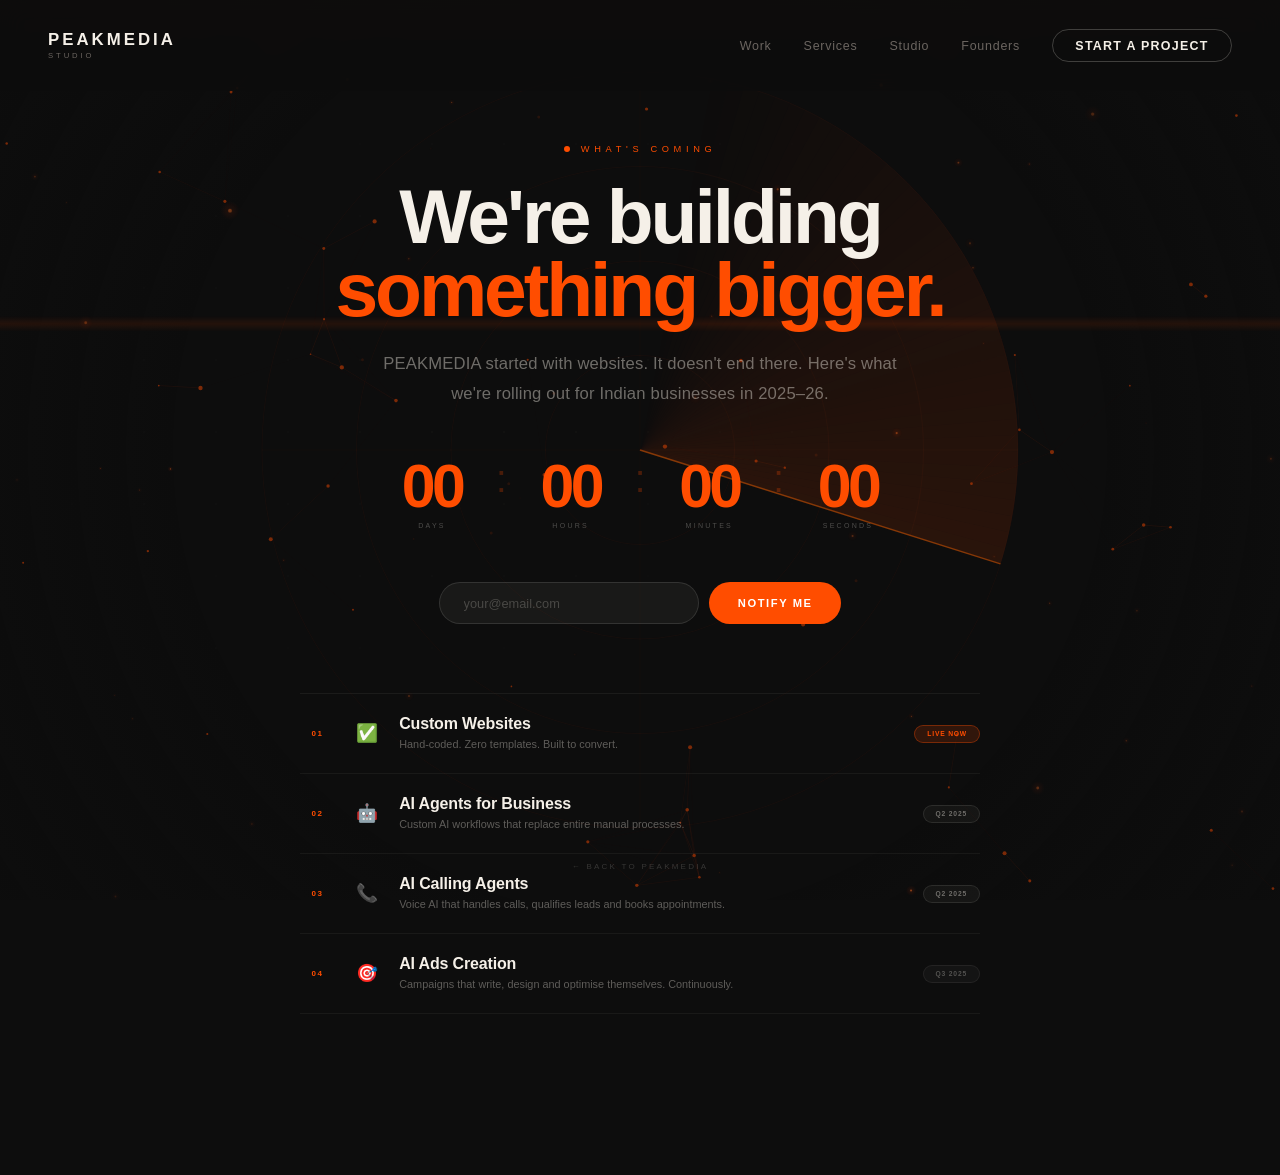
<file: coming-soon.html>
<!DOCTYPE html>
<html lang="en">
<head>
  <meta charset="UTF-8">
  <meta name="viewport" content="width=device-width, initial-scale=1.0">
  <title>What's Coming — PEAKMEDIA</title>
  <link rel="preconnect" href="https://api.fontshare.com">
  <link href="https://api.fontshare.com/v2/css?f[]=clash-display@200,300,400,500,600,700&f[]=cabinet-grotesk@400,500,700&display=swap" rel="stylesheet">
  <link rel="stylesheet" href="assets/css/main.css">
  <link rel="stylesheet" href="assets/css/nav.css">
  <style>
    *, *::before, *::after { box-sizing: border-box; margin: 0; padding: 0; }
    body { background: #0D0D0D; color: #F5F0E8; font-family: 'Clash Display', sans-serif; min-height: 100vh; overflow-x: hidden; cursor: default; }
    #nebula-canvas, #radar-canvas, #particle-canvas, #scanline-canvas { position: fixed; inset: 0; width: 100%; height: 100%; pointer-events: none; }
    #particle-canvas { z-index: 1; opacity: .7; }
    #radar-canvas    { z-index: 2; opacity: .55; }
    #scanline-canvas { z-index: 3; opacity: .18; }
    .cs-wrap { position: relative; z-index: 10; min-height: 100svh; display: flex; flex-direction: column; align-items: center; justify-content: center; padding: 9rem 2rem 5rem; text-align: center; }
    .cs-eyebrow { font-size: .58rem; letter-spacing: .5em; text-transform: uppercase; color: #FF4D00; margin-bottom: 1.6rem; display: flex; align-items: center; gap: .7rem; }
    .cs-eyebrow-dot { width: 6px; height: 6px; border-radius: 50%; background: #FF4D00; animation: eyeDotPulse 1.6s ease-in-out infinite; flex-shrink:0; }
    @keyframes eyeDotPulse { 0%,100% { box-shadow: 0 0 0 0 rgba(255,77,0,.6); } 50% { box-shadow: 0 0 0 8px rgba(255,77,0,0); } }
    .cs-headline { font-weight: 700; font-size: clamp(2.4rem, 6vw, 6rem); letter-spacing: -.04em; line-height: .96; margin-bottom: 1.4rem; }
    .cs-headline span { color: #FF4D00; }
    .cs-sub { font-weight: 300; font-size: clamp(.88rem, 1.3vw, 1.1rem); color: rgba(245,240,232,.42); max-width: 520px; line-height: 1.75; margin-bottom: 3rem; letter-spacing: .01em; }
    .cs-countdown { display: flex; gap: 2rem; margin-bottom: 3rem; }
    .cd-unit { text-align: center; min-width: 64px; }
    .cd-num { font-weight: 700; font-size: clamp(2rem, 5vw, 3.8rem); letter-spacing: -.06em; color: #FF4D00; line-height: 1; display: block; font-variant-numeric: tabular-nums; }
    .cd-lbl { font-size: .44rem; letter-spacing: .32em; text-transform: uppercase; color: rgba(245,240,232,.28); margin-top: .35rem; display: block; }
    .cd-sep { font-size: clamp(1.4rem, 3vw, 2.8rem); color: rgba(255,77,0,.25); align-self: flex-start; margin-top: .3rem; font-weight: 300; line-height: 1; }
    .cs-form-wrap { margin-bottom: 4rem; min-height: 52px; display: flex; align-items: center; justify-content: center; }
    .cs-form { display: flex; gap: .65rem; flex-wrap: wrap; justify-content: center; }
    .cs-input { background: rgba(245,240,232,.05); border: 1px solid rgba(245,240,232,.12); border-radius: 2rem; padding: .8rem 1.5rem; font-family: 'Clash Display', sans-serif; font-size: .8rem; color: #F5F0E8; outline: none; width: 260px; transition: border-color .3s; }
    .cs-input:focus { border-color: rgba(255,77,0,.5); }
    .cs-input::placeholder { color: rgba(245,240,232,.22); }
    .cs-btn { background: #FF4D00; border: none; border-radius: 2rem; padding: .8rem 1.8rem; font-family: 'Clash Display', sans-serif; font-weight: 700; font-size: .7rem; letter-spacing: .14em; text-transform: uppercase; color: #fff; cursor: pointer; transition: opacity .3s, transform .2s; }
    .cs-btn:hover { opacity: .85; transform: scale(1.03); }
    .cs-confirm { display: none; align-items: center; gap: .7rem; font-size: .78rem; font-weight: 600; letter-spacing: .14em; text-transform: uppercase; color: #FF4D00; }
    .cs-confirm-icon { width: 28px; height: 28px; border-radius: 50%; border: 1.5px solid #FF4D00; display: flex; align-items: center; justify-content: center; font-size: .9rem; }
    .cs-services { width: 100%; max-width: 680px; border-top: 1px solid rgba(245,240,232,.06); }
    .cs-svc { display: grid; grid-template-columns: 2.2rem 2rem 1fr auto; align-items: center; gap: 1rem; padding: 1.3rem 0; border-bottom: 1px solid rgba(245,240,232,.05); opacity: 0; transform: translateY(12px); transition: opacity .5s ease, transform .5s ease; position: relative; overflow: hidden; }
    .cs-svc.booted { opacity: 1; transform: none; }
    .cs-svc::after { content: ''; position: absolute; inset: 0; background: linear-gradient(90deg, transparent, rgba(255,77,0,.18), transparent); transform: translateX(-100%); transition: none; }
    .cs-svc.sweeping::after { transform: translateX(100%); transition: transform .55s ease; }
    .cs-svc-num { font-size: .5rem; letter-spacing: .2em; color: #FF4D00; font-weight: 600; }
    .cs-svc-icon { font-size: 1.1rem; line-height: 1; }
    .cs-svc-info { text-align: left; }
    .cs-svc-name { font-weight: 700; font-size: clamp(.88rem, 1.4vw, 1rem); letter-spacing: -.01em; margin-bottom: .2rem; }
    .cs-svc-desc { font-size: .68rem; font-weight: 300; color: rgba(245,240,232,.35); line-height: 1.5; }
    .cs-badge { font-size: .42rem; letter-spacing: .12em; text-transform: uppercase; padding: .28rem .75rem; border-radius: 1rem; white-space: nowrap; font-weight: 700; }
    .badge-live { background: rgba(255,77,0,.15); color: #FF4D00; border: 1px solid rgba(255,77,0,.35); }
    .badge-q2 { background: rgba(245,240,232,.04); color: rgba(245,240,232,.4); border: 1px solid rgba(245,240,232,.1); }
    .badge-q3 { background: rgba(245,240,232,.03); color: rgba(245,240,232,.28); border: 1px solid rgba(245,240,232,.07); }
    .cs-back { position: fixed; bottom: 1.8rem; left: 50%; transform: translateX(-50%); font-size: .5rem; letter-spacing: .28em; text-transform: uppercase; color: rgba(245,240,232,.18); text-decoration: none; z-index: 20; transition: color .3s; }
    .cs-back:hover { color: #FF4D00; }
    #confetti-canvas { position: fixed; inset: 0; width: 100%; height: 100%; pointer-events: none; z-index: 100; }
    @media (max-width: 600px) {
      .cs-countdown { gap: 1rem; } .cd-unit { min-width: 48px; }
      .cs-form { flex-direction: column; align-items: center; } .cs-input { width: 100%; max-width: 280px; }
      .cs-svc { grid-template-columns: 1.8rem 1.6rem 1fr; } .cs-badge { display: none; }
    }
  </style>
</head>
<body>

<canvas id="particle-canvas"></canvas>
<canvas id="radar-canvas"></canvas>
<canvas id="scanline-canvas"></canvas>
<canvas id="confetti-canvas"></canvas>

<nav id="nav" class="scrolled">
  <a href="index.html" class="nav-logo">PEAKMEDIA<span class="nav-logo-sub">Studio</span></a>
  <div class="nav-right">
    <a href="work.html" class="nav-link">Work</a>
    <a href="services.html" class="nav-link">Services</a>
    <a href="studio.html" class="nav-link">Studio</a>
    <a href="founders.html" class="nav-link">Founders</a>
    <a href="contact.html" class="nav-cta">Start a Project</a>
  </div>
</nav>

<div class="cs-wrap">
  <p class="cs-eyebrow"><span class="cs-eyebrow-dot"></span>What's Coming</p>
  <h1 class="cs-headline">We're building<br><span>something bigger.</span></h1>
  <p class="cs-sub">PEAKMEDIA started with websites. It doesn't end there. Here's what we're rolling out for Indian businesses in 2025–26.</p>

  <div class="cs-countdown" id="countdown">
    <div class="cd-unit"><span class="cd-num" id="cd-d">00</span><span class="cd-lbl">Days</span></div>
    <span class="cd-sep">:</span>
    <div class="cd-unit"><span class="cd-num" id="cd-h">00</span><span class="cd-lbl">Hours</span></div>
    <span class="cd-sep">:</span>
    <div class="cd-unit"><span class="cd-num" id="cd-m">00</span><span class="cd-lbl">Minutes</span></div>
    <span class="cd-sep">:</span>
    <div class="cd-unit"><span class="cd-num" id="cd-s">00</span><span class="cd-lbl">Seconds</span></div>
  </div>

  <div class="cs-form-wrap">
    <div class="cs-form" id="cs-form">
      <input class="cs-input" type="email" placeholder="your@email.com" id="cs-email">
      <button class="cs-btn" id="cs-submit">Notify Me</button>
    </div>
    <div class="cs-confirm" id="cs-confirm">
      <span class="cs-confirm-icon">✓</span>You're on the list
    </div>
  </div>

  <div class="cs-services">
    <div class="cs-svc" id="svc-1">
      <span class="cs-svc-num">01</span><span class="cs-svc-icon">✅</span>
      <div class="cs-svc-info"><div class="cs-svc-name">Custom Websites</div><div class="cs-svc-desc">Hand-coded. Zero templates. Built to convert.</div></div>
      <span class="cs-badge badge-live">Live Now</span>
    </div>
    <div class="cs-svc" id="svc-2">
      <span class="cs-svc-num">02</span><span class="cs-svc-icon">🤖</span>
      <div class="cs-svc-info"><div class="cs-svc-name">AI Agents for Business</div><div class="cs-svc-desc">Custom AI workflows that replace entire manual processes.</div></div>
      <span class="cs-badge badge-q2">Q2 2025</span>
    </div>
    <div class="cs-svc" id="svc-3">
      <span class="cs-svc-num">03</span><span class="cs-svc-icon">📞</span>
      <div class="cs-svc-info"><div class="cs-svc-name">AI Calling Agents</div><div class="cs-svc-desc">Voice AI that handles calls, qualifies leads and books appointments.</div></div>
      <span class="cs-badge badge-q2">Q2 2025</span>
    </div>
    <div class="cs-svc" id="svc-4">
      <span class="cs-svc-num">04</span><span class="cs-svc-icon">🎯</span>
      <div class="cs-svc-info"><div class="cs-svc-name">AI Ads Creation</div><div class="cs-svc-desc">Campaigns that write, design and optimise themselves. Continuously.</div></div>
      <span class="cs-badge badge-q3">Q3 2025</span>
    </div>
    <div class="cs-svc" id="svc-5">
      <span class="cs-svc-num">05</span><span class="cs-svc-icon">📱</span>
      <div class="cs-svc-info"><div class="cs-svc-name">Social Media on Autopilot</div><div class="cs-svc-desc">Posts, reels and captions — generated, scheduled and posted. Daily.</div></div>
      <span class="cs-badge badge-q3">Q3 2025</span>
    </div>
  </div>
</div>

<a href="index.html" class="cs-back">← Back to PEAKMEDIA</a>

<script>
/* 1. COUNTDOWN */
(function(){
  var target = new Date('2026-01-01T00:00:00').getTime();
  function pad(n){ return n<10?'0'+n:n; }
  function tick(){
    var diff = Math.max(0, target - Date.now());
    document.getElementById('cd-d').textContent = pad(Math.floor(diff/86400000));
    document.getElementById('cd-h').textContent = pad(Math.floor((diff%86400000)/3600000));
    document.getElementById('cd-m').textContent = pad(Math.floor((diff%3600000)/60000));
    document.getElementById('cd-s').textContent = pad(Math.floor((diff%60000)/1000));
  }
  tick(); setInterval(tick,1000);
})();

/* 3. PARTICLE NETWORK */
(function(){
  var cv=document.getElementById('particle-canvas'),ctx=cv.getContext('2d'),W,H;
  var N=55,pts=[];
  function resize(){W=cv.width=innerWidth;H=cv.height=innerHeight;if(!pts.length)spawn();}
  function spawn(){pts=[];for(var i=0;i<N;i++)pts.push({x:Math.random()*W,y:Math.random()*H,vx:(Math.random()-.5)*.45,vy:(Math.random()-.5)*.45,r:.8+Math.random()*1.4});}
  resize();window.addEventListener('resize',resize,{passive:true});
  function draw(){
    ctx.clearRect(0,0,W,H);
    pts.forEach(function(p){
      p.x+=p.vx;p.y+=p.vy;
      if(p.x<0)p.x=W;if(p.x>W)p.x=0;if(p.y<0)p.y=H;if(p.y>H)p.y=0;
      ctx.beginPath();ctx.arc(p.x,p.y,p.r,0,Math.PI*2);
      ctx.fillStyle='rgba(255,77,0,.65)';ctx.fill();
    });
    for(var i=0;i<N;i++)for(var j=i+1;j<N;j++){
      var dx=pts[i].x-pts[j].x,dy=pts[i].y-pts[j].y,d=Math.sqrt(dx*dx+dy*dy);
      if(d<130){ctx.beginPath();ctx.moveTo(pts[i].x,pts[i].y);ctx.lineTo(pts[j].x,pts[j].y);ctx.strokeStyle='rgba(255,77,0,'+(0.22*(1-d/130))+')';ctx.lineWidth=.6;ctx.stroke();}
    }
    requestAnimationFrame(draw);
  }
  draw();
})();

/* 4. RADAR */
(function(){
  var cv=document.getElementById('radar-canvas'),ctx=cv.getContext('2d'),W,H,cx,cy,R;
  var angle=0,blips=[];
  function norm(a){return((a%(Math.PI*2))+Math.PI*2)%(Math.PI*2);}
  function resize(){W=cv.width=innerWidth;H=cv.height=innerHeight;cx=W/2;cy=H/2;R=Math.min(W,H)*.42;spawnBlips();}
  function spawnBlips(){blips=[];for(var i=0;i<7;i++)blips.push({a:Math.random()*Math.PI*2,r:.2+Math.random()*.75,glow:0});}
  resize();window.addEventListener('resize',resize,{passive:true});
  function draw(){
    ctx.clearRect(0,0,W,H);
    [.25,.5,.75,1].forEach(function(f){ctx.beginPath();ctx.arc(cx,cy,R*f,0,Math.PI*2);ctx.strokeStyle='rgba(255,77,0,.07)';ctx.lineWidth=1;ctx.stroke();});
    ctx.strokeStyle='rgba(255,77,0,.06)';ctx.lineWidth=1;
    ctx.beginPath();ctx.moveTo(cx-R,cy);ctx.lineTo(cx+R,cy);ctx.stroke();
    ctx.beginPath();ctx.moveTo(cx,cy-R);ctx.lineTo(cx,cy+R);ctx.stroke();
    /* trail */
    var tLen=Math.PI*.55;
    for(var s=0;s<40;s++){
      var a0=angle-tLen*(s/40),a1=angle-tLen*((s+1)/40);
      ctx.beginPath();ctx.moveTo(cx,cy);ctx.arc(cx,cy,R,a0,a1,true);ctx.closePath();
      ctx.fillStyle='rgba(255,77,0,'+(( 1-s/40)*0.22)+')';ctx.fill();
    }
    /* arm */
    ctx.beginPath();ctx.moveTo(cx,cy);ctx.lineTo(cx+Math.cos(angle)*R,cy+Math.sin(angle)*R);
    ctx.strokeStyle='rgba(255,100,0,.9)';ctx.lineWidth=1.5;ctx.stroke();
    /* blips */
    blips.forEach(function(b){
      var bx=cx+Math.cos(b.a)*R*b.r,by=cy+Math.sin(b.a)*R*b.r;
      if(norm(angle-b.a)<0.08)b.glow=1.0;
      if(b.glow>0){
        var g=ctx.createRadialGradient(bx,by,0,bx,by,18*b.glow);
        g.addColorStop(0,'rgba(255,140,0,'+(.9*b.glow)+')');g.addColorStop(.4,'rgba(255,77,0,'+(.5*b.glow)+')');g.addColorStop(1,'rgba(255,77,0,0)');
        ctx.beginPath();ctx.arc(bx,by,18*b.glow,0,Math.PI*2);ctx.fillStyle=g;ctx.fill();
        ctx.beginPath();ctx.arc(bx,by,2.5,0,Math.PI*2);ctx.fillStyle='rgba(255,200,100,'+b.glow+')';ctx.fill();
        b.glow-=0.008;
        if(b.glow<=0){b.glow=0;b.a=Math.random()*Math.PI*2;b.r=.2+Math.random()*.75;}
      } else {
        ctx.beginPath();ctx.arc(bx,by,1.5,0,Math.PI*2);ctx.fillStyle='rgba(255,77,0,.2)';ctx.fill();
      }
    });
    angle+=0.018;requestAnimationFrame(draw);
  }
  draw();
})();

/* 5. SCANLINE */
(function(){
  var cv=document.getElementById('scanline-canvas'),ctx=cv.getContext('2d'),W,H,y=-4,last=performance.now();
  function resize(){W=cv.width=innerWidth;H=cv.height=innerHeight;}
  resize();window.addEventListener('resize',resize,{passive:true});
  function draw(now){
    var e=now-last;y+=(H+8)*(e/6000);if(y>H+4)y=-4;last=now;
    ctx.clearRect(0,0,W,H);
    var g=ctx.createLinearGradient(0,y-8,0,y+8);
    g.addColorStop(0,'rgba(255,77,0,0)');g.addColorStop(.5,'rgba(255,77,0,.55)');g.addColorStop(1,'rgba(255,77,0,0)');
    ctx.fillStyle=g;ctx.fillRect(0,y-8,W,16);
    requestAnimationFrame(draw);
  }
  requestAnimationFrame(draw);
})();

/* 6. BOOT SEQUENCE */
(function(){
  var delays=[400,900,1300,1750,2200];
  ['svc-1','svc-2','svc-3','svc-4','svc-5'].forEach(function(id,i){
    setTimeout(function(){
      var el=document.getElementById(id);if(!el)return;
      el.classList.add('sweeping');
      setTimeout(function(){el.classList.add('booted');},80);
    },delays[i]);
  });
})();

/* 7. EMAIL + CONFETTI */
(function(){
  var btn=document.getElementById('cs-submit'),form=document.getElementById('cs-form'),confirm=document.getElementById('cs-confirm');
  var cv=document.getElementById('confetti-canvas'),ctx=cv.getContext('2d'),W,H,particles=[],animating=false;
  function resize(){W=cv.width=innerWidth;H=cv.height=innerHeight;}
  resize();window.addEventListener('resize',resize,{passive:true});
  function burst(){
    var ox=W/2,oy=H*.42,cols=['#FF4D00','#FF8C00','#FFD166','#FF2200','#FF6B35','#fff'];
    for(var i=0;i<120;i++){
      var a=Math.random()*Math.PI*2,sp=3+Math.random()*9;
      particles.push({x:ox,y:oy,vx:Math.cos(a)*sp,vy:Math.sin(a)*sp-4,color:cols[Math.floor(Math.random()*cols.length)],size:3+Math.random()*5,life:1,decay:.012+Math.random()*.018,rot:Math.random()*360,rotV:(Math.random()-.5)*8});
    }
    if(!animating){animating=true;draw();}
  }
  function draw(){
    ctx.clearRect(0,0,W,H);
    particles=particles.filter(function(p){return p.life>0;});
    particles.forEach(function(p){
      p.x+=p.vx;p.y+=p.vy;p.vy+=.28;p.vx*=.98;p.life-=p.decay;p.rot+=p.rotV;
      ctx.save();ctx.globalAlpha=Math.max(0,p.life);ctx.translate(p.x,p.y);ctx.rotate(p.rot*Math.PI/180);
      ctx.fillStyle=p.color;ctx.fillRect(-p.size/2,-p.size/2,p.size,p.size*(Math.random()>.5?2.5:1));ctx.restore();
    });
    if(particles.length>0)requestAnimationFrame(draw);else{animating=false;ctx.clearRect(0,0,W,H);}
  }
  btn.addEventListener('click',function(){
    var email=document.getElementById('cs-email').value;
    if(!email||!email.includes('@'))return;
    form.style.display='none';confirm.style.display='flex';burst();
  });
})();
</script>
  <script src="assets/js/ambient.js"></script>
</body>
</html>
</file>
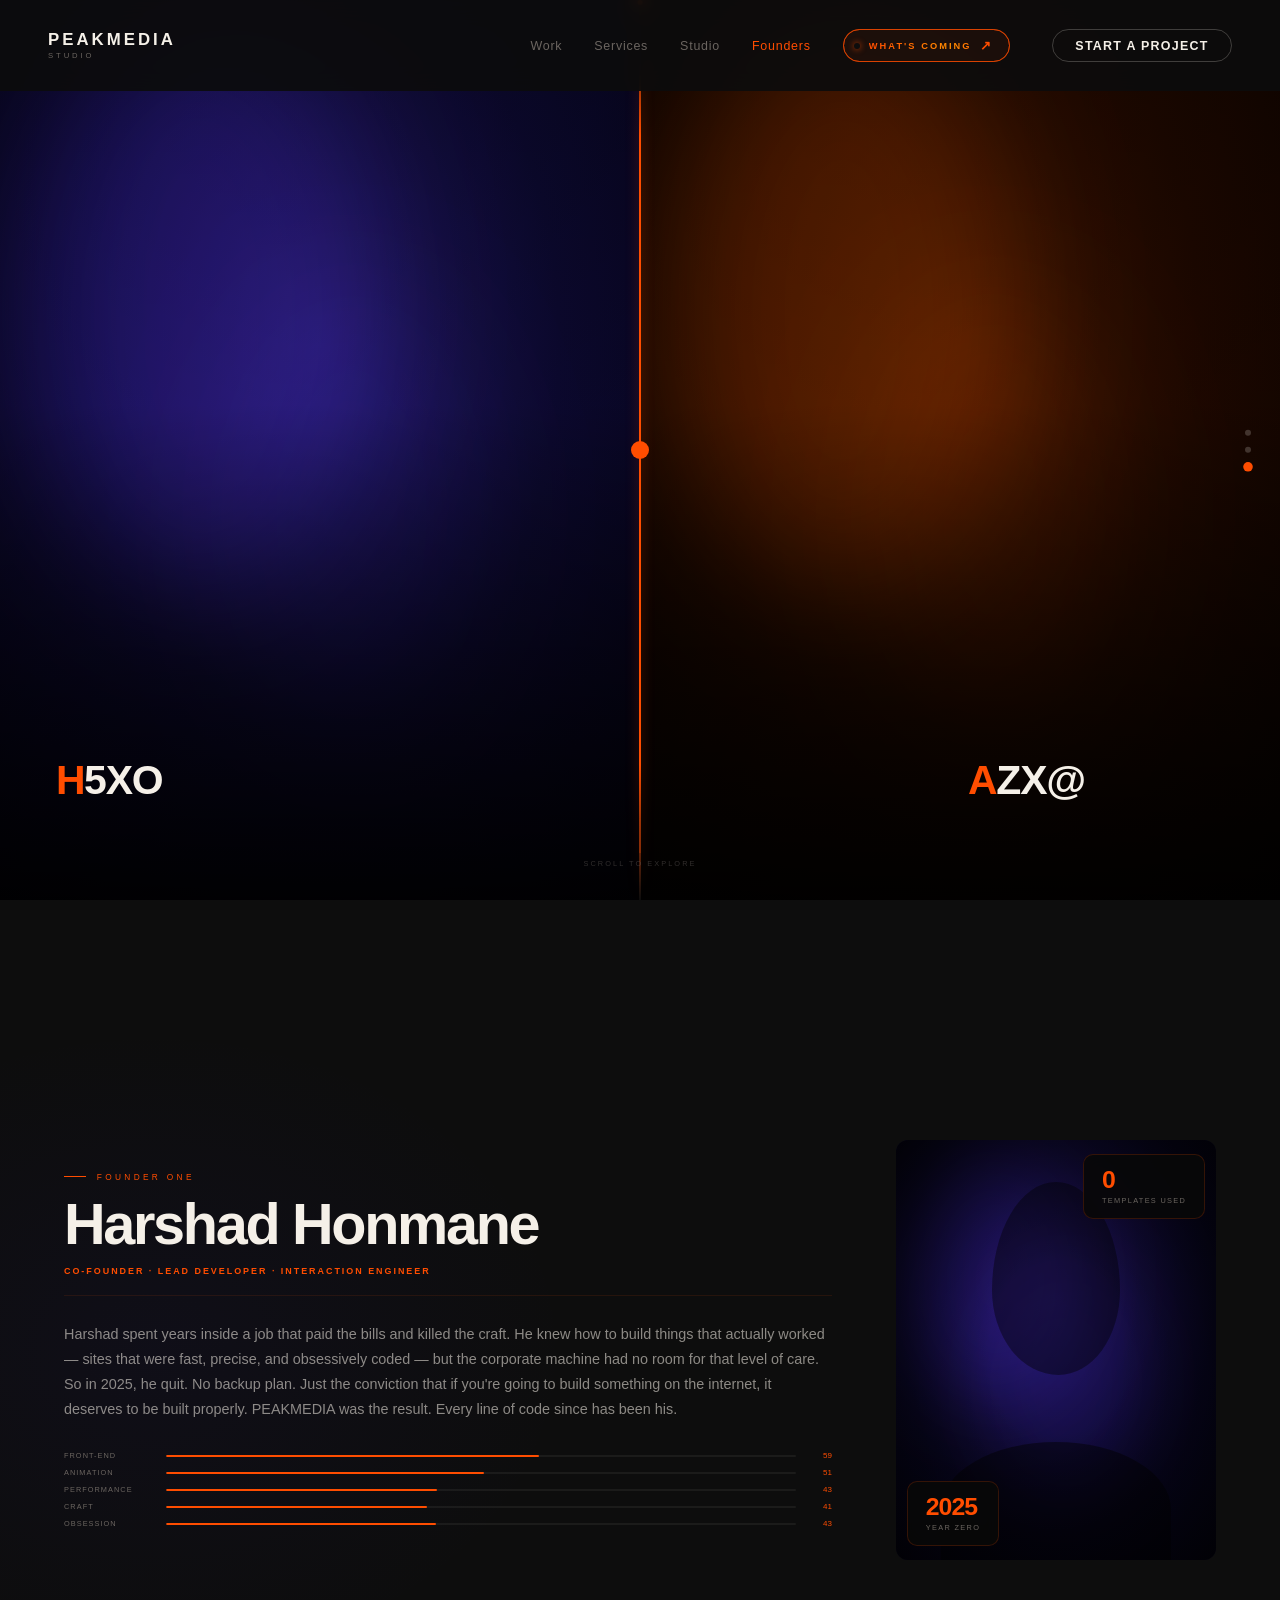
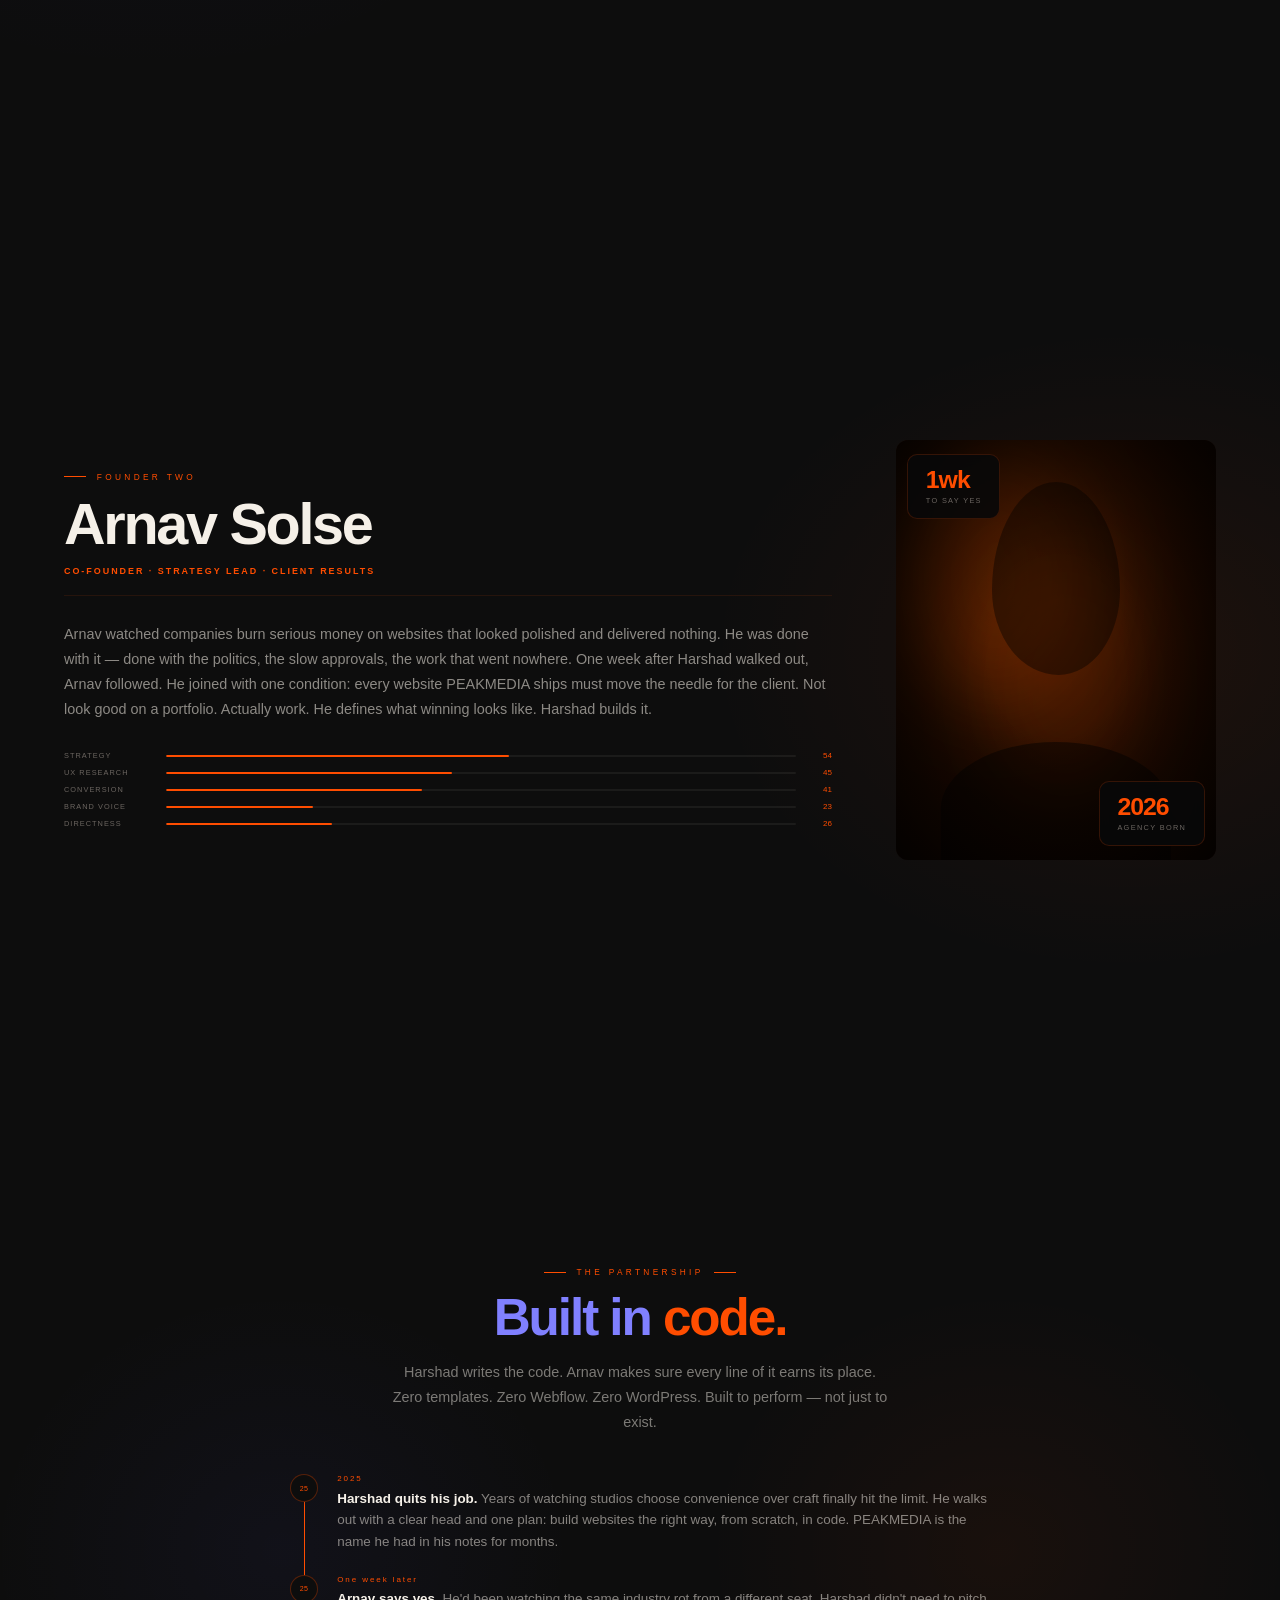
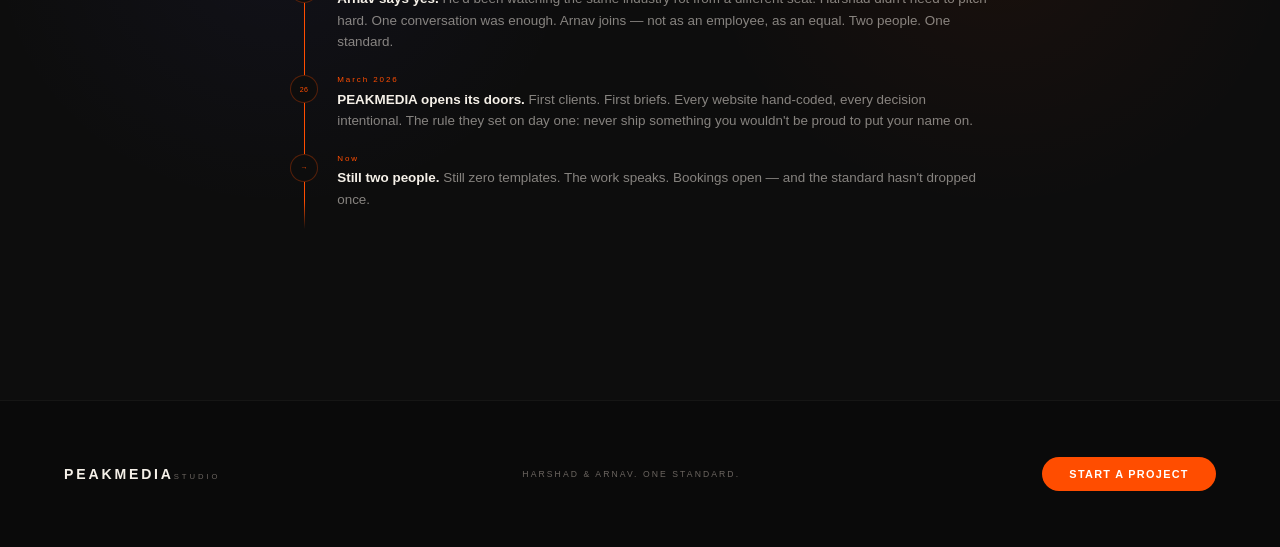
<file: founders.html>
<!DOCTYPE html>
<html lang="en">
<head>
  <meta charset="UTF-8">
  <meta name="viewport" content="width=device-width, initial-scale=1.0">
  <title>PEAKMEDIA — The Founders</title>
  <link rel="preconnect" href="https://api.fontshare.com">
  <link href="https://api.fontshare.com/v2/css?f[]=clash-display@200,300,400,500,600,700&f[]=cabinet-grotesk@400,500,700&display=swap" rel="stylesheet">
  <link rel="stylesheet" href="assets/css/main.css">
  <link rel="stylesheet" href="assets/css/nav.css">
  <style>
  body { overflow-x:hidden; cursor:none; }

  /* ── PROGRESS DOTS ─────────────────────────────── */
  #pdots {
    position:fixed; right:1.8rem; top:50%; transform:translateY(-50%);
    z-index:500; display:flex; flex-direction:column; gap:.7rem;
  }
  .pdot {
    width:6px; height:6px; border-radius:50%;
    background:rgba(245,240,232,.2);
    transition:background .3s, transform .3s;
    cursor:pointer;
  }
  .pdot.active { background:#FF4D00; transform:scale(1.6); }

  /* ── SECTION BASE ───────────────────────────────── */
  .fp-section {
    min-height:100vh; width:100%;
    display:flex; align-items:center; justify-content:center;
    position:relative; overflow:hidden;
    z-index:1;
  }

  /* ── FOUNDER SECTIONS ───────────────────────────── */
  #scroll-driver { position:relative; z-index:1; }
  #sticky-wrap   { display:contents; }

  /* ── HERO ───────────────────────────────────────── */
  #sec-hero {
    display:grid;
    grid-template-columns:1fr 2px 1fr;
    padding:0; align-items:stretch;
  }
  .f-card {
    position:relative; overflow:hidden; cursor:none;
    min-height:100vh; display:flex; align-items:flex-end;
  }
  .f-card-bg {
    position:absolute; inset:0;
    transition:transform 1.2s cubic-bezier(.23,1,.32,1);
  }
  .f-card:hover .f-card-bg { transform:scale(1.04); }
  #card-m .f-card-bg { background:radial-gradient(ellipse 75% 85% at 50% 38%, #1e1560 0%, #0c0930 50%, #050318 100%); }
  #card-z .f-card-bg { background:radial-gradient(ellipse 75% 85% at 50% 38%, #3d1200 0%, #1e0800 50%, #0a0300 100%); }
  .f-blob { position:absolute; border-radius:50%; filter:blur(58px); mix-blend-mode:screen; pointer-events:none; animation:blobDrift ease-in-out infinite alternate; }
  @keyframes blobDrift { from{transform:translate(0,0) scale(1);} to{transform:translate(6%,8%) scale(1.07);} }
  #card-m .f-blob-a { width:55%;height:65%;top:2%;left:4%;background:#251480;opacity:.5;animation-duration:9s; }
  #card-m .f-blob-b { width:38%;height:48%;top:33%;left:36%;background:#0d0740;opacity:.35;animation-duration:13s;animation-direction:reverse; }
  #card-z .f-blob-a { width:55%;height:65%;top:2%;left:4%;background:#6e2500;opacity:.5;animation-duration:10s; }
  #card-z .f-blob-b { width:38%;height:48%;top:33%;left:36%;background:#3a1000;opacity:.35;animation-duration:14s;animation-direction:reverse; }
  .f-overlay {
    position:absolute; inset:0; z-index:2; pointer-events:none;
    background:linear-gradient(to top, rgba(0,0,0,.92) 0%, rgba(0,0,0,.5) 28%, rgba(0,0,0,.08) 55%, rgba(0,0,0,.22) 100%);
    transition:box-shadow .5s;
  }
  .f-card:hover .f-overlay { box-shadow:inset 0 0 0 1px rgba(255,77,0,.22); }
  .f-hud { position:relative; z-index:5; padding:3.5rem; width:100%; }
  #card-z .f-hud { text-align:right; }
  .f-tag { font-family:'Clash Display',sans-serif; font-size:.54rem; letter-spacing:.36em; text-transform:uppercase; color:#FF4D00; margin-bottom:.6rem; }
  /* ── FOUNDER NAME SCRAMBLE ──────────────────────── */
  .f-name-inner {
    display: inline-block;
  }
  .f-letter {
    display: inline-block;
    opacity: 0;
    transition: none;
    will-change: opacity;
  }
  .f-letter.space {
    display: inline-block;
    width: .35em;
  }
  .f-letter.visible {
    opacity: 1;
    transform: none;
  }
  .f-tag  { opacity:0; transform:translateY(10px); transition:opacity .5s ease, transform .5s ease; }
  .f-rule { transition:width .7s cubic-bezier(.77,0,.175,1); }
  .f-tag.revealed  { opacity:.9; transform:none; }

  .f-name { font-family:'Clash Display',sans-serif; font-weight:700; font-size:clamp(1.8rem,3.2vw,3.8rem); letter-spacing:-.03em; line-height:.92; color:#F5F0E8; }
  .f-rule { height:2px; background:#FF4D00; margin-top:.85rem; width:0; transition:width .8s cubic-bezier(.77,0,.175,1) .2s; }
  #card-z .f-rule { margin-left:auto; }
  .f-card:hover .f-rule { width:3.5rem; }
  .f-quote { font-family:'Cabinet Grotesk',sans-serif; font-size:.78rem; color:rgba(245,240,232,.38); margin-top:.65rem; line-height:1.5; opacity:0; transform:translateY(6px); transition:opacity .5s .35s, transform .5s .35s; }
  .f-card:hover .f-quote { opacity:1; transform:none; }
  .f-pill { position:absolute; z-index:6; background:rgba(8,8,8,.88); border:1px solid rgba(255,77,0,.22); border-radius:3rem; padding:.32rem .82rem; font-family:'Clash Display',sans-serif; font-size:.49rem; font-weight:600; letter-spacing:.16em; text-transform:uppercase; color:#F5F0E8; backdrop-filter:blur(6px); white-space:nowrap; opacity:0; transform:translateY(6px); transition:opacity .32s, transform .32s; pointer-events:none; }
  .f-pill b { color:#FF4D00; margin-right:.2em; }
  .f-pill.d1{transition-delay:.00s} .f-pill.d2{transition-delay:.08s} .f-pill.d3{transition-delay:.16s}
  .f-card:hover .f-pill { opacity:1; transform:none; }
  #hero-divider { background:linear-gradient(to bottom, transparent 0%, #FF4D00 15%, #FF4D00 85%, transparent 100%); filter:drop-shadow(0 0 6px rgba(255,77,0,.55)); position:relative; z-index:10; }
  .div-spark { position:absolute; left:50%; transform:translateX(-50%); width:5px; height:5px; border-radius:50%; background:#FF4D00; box-shadow:0 0 12px 4px rgba(255,77,0,.8); animation:sparkY 3s ease-in-out infinite alternate; }
  @keyframes sparkY { from{top:8%;opacity:.3;} 50%{opacity:1;} to{top:90%;opacity:.3;} }
  #scroll-hint { position:absolute; bottom:2rem; left:50%; transform:translateX(-50%); z-index:20; display:flex; flex-direction:column; align-items:center; gap:.4rem; animation:hintFade 1s ease 2.5s both; }
  @keyframes hintFade { from{opacity:0;} to{opacity:.45;} }
  .sh-line { width:1px;height:36px;background:linear-gradient(to bottom,transparent,#FF4D00);animation:shPulse 1.6s ease-in-out infinite; }
  @keyframes shPulse { 0%,100%{transform:scaleY(1)} 50%{transform:scaleY(.5)} }
  .sh-txt { font-size:.46rem;letter-spacing:.28em;color:#6B6560;text-transform:uppercase; }

  /* ── PANELS — always visible stacked sections ────── */
  .ucard {
    display:flex;
    align-items:center;
    padding:0 5vw;
    min-height:100vh;
    position:relative;
    z-index:1;
  }
  #uc-m { background:radial-gradient(ellipse 50% 55% at 12% 50%, rgba(55,35,200,.06) 0%, transparent 65%), #0D0D0D; }
  #uc-z { background:radial-gradient(ellipse 50% 55% at 88% 50%, rgba(255,77,0,.07) 0%, transparent 65%), #0D0D0D; }
  #uc-b {
    background:
      radial-gradient(ellipse 38% 48% at 22% 50%, rgba(100,100,255,.05) 0%, transparent 60%),
      radial-gradient(ellipse 38% 48% at 78% 50%, rgba(255,77,0,.05) 0%, transparent 60%),
      #0D0D0D;
  }
  #uc-b .bridge-inner { width:100%; max-width:700px; text-align:center; margin:0 auto; }

  /* ── DETAIL LAYOUT ──────────────────────────────── */
  .detail-inner { display:flex; align-items:center; gap:5vw; width:100%; max-width:1200px; }
  .detail-left  { flex:1; min-width:0; }
  .detail-right { flex:0 0 min(320px,30vw); position:relative; height:min(420px,62vh); }
  .d-eye { font-family:'Clash Display',sans-serif; font-size:.52rem; letter-spacing:.4em; text-transform:uppercase; color:#FF4D00; margin-bottom:1.1rem; display:flex; align-items:center; gap:.65rem; }
  .d-eye::before { content:''; width:1.4rem; height:1px; background:#FF4D00; }
  .d-name { font-family:'Clash Display',sans-serif; font-weight:700; font-size:clamp(2.4rem,4.5vw,5rem); letter-spacing:-.04em; line-height:.88; margin-bottom:1rem; color:#F5F0E8; }
  .d-role { font-size:.56rem; font-weight:600; letter-spacing:.22em; text-transform:uppercase; color:#FF4D00; padding-bottom:1.2rem; margin-bottom:1.6rem; border-bottom:1px solid rgba(255,77,0,.1); }
  .d-bio  { font-family:'Cabinet Grotesk',sans-serif; font-size:.9rem; line-height:1.75; color:rgba(245,240,232,.55); margin-bottom:1.8rem; }
  .traits { display:flex; flex-direction:column; gap:.5rem; }
  .t-row  { display:flex; align-items:center; gap:.75rem; }
  .t-lbl  { font-family:'Clash Display',sans-serif; font-size:.46rem; letter-spacing:.14em; text-transform:uppercase; color:#6B6560; width:90px; flex-shrink:0; }
  .t-track{ flex:1; height:2px; background:rgba(245,240,232,.06); border-radius:2px; overflow:hidden; }
  .t-fill { height:100%; background:#FF4D00; border-radius:2px; width:0; transition:none; }
  .t-num  { font-family:'Clash Display',sans-serif; font-size:.5rem; color:#FF4D00; width:24px; text-align:right; flex-shrink:0; }

  /* ── PORTRAIT PANEL ─────────────────────────────── */
  .pph { position:absolute; inset:0; border-radius:12px; overflow:hidden; }
  .pph-bg { position:absolute; inset:0; animation:pphPulse 7s ease-in-out infinite alternate; }
  @keyframes pphPulse { from{filter:brightness(.85);} to{filter:brightness(1.1);} }
  #pph-m .pph-bg { background:radial-gradient(ellipse 90% 100% at 50% 38%,#1a1050 0%,#07051e 55%,#030211 100%); }
  #pph-z .pph-bg { background:radial-gradient(ellipse 90% 100% at 50% 38%,#3d1400 0%,#1a0800 55%,#0a0300 100%); }
  .pph-blob { position:absolute; border-radius:50%; filter:blur(40px); mix-blend-mode:screen; opacity:.42; animation:blobDrift ease-in-out infinite alternate; }
  .pph-sil { position:absolute; inset:0; }
  .pph-sil::before { content:''; position:absolute; width:40%; height:46%; top:10%; left:50%; transform:translateX(-50%); border-radius:50% 50% 48% 52%/56% 56% 44% 44%; background:rgba(0,0,0,.42); }
  .pph-sil::after  { content:''; position:absolute; width:72%; height:32%; bottom:-4%; left:50%; transform:translateX(-50%); border-radius:50% 50% 0 0; background:rgba(0,0,0,.48); }
  .pph-vig { position:absolute; inset:0; background:radial-gradient(ellipse 80% 80% at 50% 50%, transparent 26%, rgba(0,0,0,.88) 100%); }
  .sc   { position:absolute; z-index:5; background:rgba(8,8,8,.9); border:1px solid rgba(255,77,0,.18); border-radius:10px; padding:.8rem 1.1rem; backdrop-filter:blur(8px); }
  .sc-n { font-family:'Clash Display',sans-serif; font-weight:700; font-size:1.55rem; letter-spacing:-.04em; color:#FF4D00; line-height:1; }
  .sc-l { font-size:.46rem; letter-spacing:.18em; text-transform:uppercase; color:#6B6560; margin-top:.18rem; }

  /* ── BRIDGE PANEL ───────────────────────────────── */
  .bridge-inner { width:100%; max-width:700px; text-align:center; }
  .bridge-eye { font-family:'Clash Display',sans-serif; font-size:.52rem; letter-spacing:.4em; text-transform:uppercase; color:#FF4D00; margin-bottom:1.1rem; display:flex; align-items:center; justify-content:center; gap:.65rem; }
  .bridge-eye::before, .bridge-eye::after { content:''; width:1.4rem; height:1px; background:#FF4D00; }
  .bridge-title { font-family:'Clash Display',sans-serif; font-weight:700; font-size:clamp(2rem,4vw,4.5rem); letter-spacing:-.04em; line-height:.9; margin-bottom:1.2rem; color:#F5F0E8; }
  .bridge-title .na { color:#8080ff; }
  .bridge-title .nb { color:#FF4D00; }
  .bridge-sub { font-family:'Cabinet Grotesk',sans-serif; font-size:.9rem; color:rgba(245,240,232,.48); line-height:1.72; max-width:520px; margin:0 auto 2.5rem; }
  .tl { display:flex; flex-direction:column; gap:0; text-align:left; position:relative; }
  .tl::before { content:''; position:absolute; left:14px; top:4px; bottom:4px; width:1px; background:linear-gradient(to bottom, transparent, #FF4D00 8%, #FF4D00 92%, transparent); }
  .tl-row { display:flex; gap:1.2rem; padding-bottom:1.4rem; opacity:0; transform:translateX(-14px); transition:opacity .6s, transform .6s; }
  .tl-row.show { opacity:1; transform:none; }
  .tl-dot { width:28px; height:28px; flex-shrink:0; border-radius:50%; border:1px solid rgba(255,77,0,.3); background:#0D0D0D; display:flex; align-items:center; justify-content:center; font-family:'Clash Display',sans-serif; font-size:.44rem; color:#FF4D00; letter-spacing:.06em; position:relative; z-index:1; }
  .tl-yr  { font-family:'Clash Display',sans-serif; font-size:.5rem; letter-spacing:.24em; color:#FF4D00; margin-bottom:.28rem; }
  .tl-txt { font-family:'Cabinet Grotesk',sans-serif; font-size:.84rem; color:rgba(245,240,232,.52); line-height:1.6; }
  .tl-txt strong { color:#F5F0E8; font-weight:600; }

  /* ── PAGE FOOTER ────────────────────────────────── */
  #pfoot { position:relative; z-index:1; padding:3.5rem 4rem; background:#0a0a0a; border-top:1px solid rgba(245,240,232,.05); display:flex; justify-content:space-between; align-items:center; flex-wrap:wrap; gap:1.5rem; }
  .pf-logo { font-family:'Clash Display',sans-serif; font-weight:700; font-size:.88rem; letter-spacing:.2em; color:#F5F0E8; text-decoration:none; }
  .pf-txt  { font-family:'Clash Display',sans-serif; font-size:.54rem; letter-spacing:.24em; text-transform:uppercase; color:#6B6560; }
  .pf-cta  { font-family:'Clash Display',sans-serif; font-size:.68rem; font-weight:700; letter-spacing:.12em; text-transform:uppercase; color:#fff; background:#FF4D00; text-decoration:none; padding:.68rem 1.7rem; border-radius:4rem; transition:transform .25s, box-shadow .3s; }
  .pf-cta:hover { transform:scale(1.04); box-shadow:0 0 24px rgba(255,77,0,.3); }

  /* ── MOBILE ─────────────────────────────────────── */
  @media (max-width:640px) {
    #cursor { display:none !important; }
    body { cursor:auto !important; }
    #pdots { display:none; }
    #sec-hero { grid-template-columns:1fr; grid-template-rows:50vh 2px 50vh; }
    #hero-divider { display:none; }
    .f-card { min-height:50vh; }
    .f-hud { padding:2rem 1.4rem; }
    #card-z .f-hud { text-align:left; }
    .f-pill { display:none; }
    .detail-inner { flex-direction:column; gap:2rem; padding:5rem 0 3rem; align-items:flex-start; }
    .detail-right { flex:none; width:100%; height:220px; }
    .ucard { padding:0 1.4rem; } .detail-inner { align-items:flex-start; }
    .d-name { font-size:clamp(2rem,10vw,3.5rem); }
    .bridge-title { font-size:clamp(1.8rem,9vw,3rem); }
    #pfoot { padding:2.5rem 1.4rem; flex-direction:column; text-align:center; gap:1rem; }
    #scroll-hint { display:none; }
  }
  </style>
</head>
<body>
<div id="cursor"></div>

<!-- NAV -->
<nav id="nav" style="background:rgba(13,13,13,.92);backdrop-filter:blur(12px)">
  <a href="index.html" class="nav-logo">PEAKMEDIA<span class="nav-logo-sub">Studio</span></a>
  <div class="nav-right">
    <a href="work.html" class="nav-link">Work</a>
    <a href="services.html" class="nav-link">Services</a>
    <a href="studio.html" class="nav-link">Studio</a>
    <a href="founders.html" class="nav-link" style="color:#FF4D00">Founders</a>
    <a href="coming-soon.html" class="nav-teaser" id="nav-teaser">
      <span class="nt-ring"></span>
      <span class="nt-ring nt-ring2"></span>
      <span class="nt-dot"></span>
      <span class="nt-label">What's Coming</span>
      <span class="nt-arrow">↗</span>
    </a>
    <a href="contact.html" class="nav-cta">Start a Project</a>
    <button class="nav-hamburger" id="nav-hamburger" aria-label="Menu"><span></span><span></span><span></span></button>
  </div>
</nav>
<div class="nav-mobile-menu" id="nav-mobile-menu">
  <span class="nav-mobile-close" id="nav-mobile-close">✕</span>
  <a href="index.html">Home</a>
  <a href="work.html">Work</a>
  <a href="services.html">Services</a>
  <a href="studio.html">Studio</a>
  <a href="founders.html">Founders</a>
  <a href="contact.html">Start a Project</a>
</div>

<!-- PROGRESS DOTS -->
<div id="pdots">
  <div class="pdot active" data-sec="0"></div>
  <div class="pdot" data-sec="1"></div>
  <div class="pdot" data-sec="2"></div>
</div>

<!-- ══════════════════════════════════
     HERO — two portrait cards
══════════════════════════════════ -->
<section class="fp-section" id="sec-hero">
  <div class="f-card" id="card-m">
    <div class="f-card-bg">
      <div class="f-blob f-blob-a"></div>
      <div class="f-blob f-blob-b"></div>
    </div>
    <div class="f-overlay"></div>
    <div class="f-hud">
      <div class="f-tag">Co-Founder · Developer</div>
      <div class="f-name" id="fname-m"><span class="f-name-inner">Harshad Honmane</span></div>
      <div class="f-rule"></div>
      <div class="f-quote">"If it's not in the code, it doesn't exist."</div>
    </div>
    <div class="f-pill d1" style="top:22%;left:6%"><b>1yr</b> Agency</div>
    <div class="f-pill d2" style="top:36%;left:4%"><b>100%</b> Custom Code</div>
    <div class="f-pill d3" style="top:50%;left:6%"><b>0</b> Templates</div>
  </div>

  <div id="hero-divider"><div class="div-spark"></div></div>

  <div class="f-card" id="card-z">
    <div class="f-card-bg">
      <div class="f-blob f-blob-a"></div>
      <div class="f-blob f-blob-b"></div>
    </div>
    <div class="f-overlay"></div>
    <div class="f-hud">
      <div class="f-tag">Co-Founder · Strategy</div>
      <div class="f-name" id="fname-z"><span class="f-name-inner">Arnav Solse</span></div>
      <div class="f-rule"></div>
      <div class="f-quote">"A website that doesn't convert is just expensive art."</div>
    </div>
    <div class="f-pill d1" style="top:22%;right:6%"><b>Results</b> Only</div>
    <div class="f-pill d2" style="top:36%;right:4%"><b>Zero</b> Mediocre</div>
    <div class="f-pill d3" style="top:50%;right:6%"><b>∞</b> Ambition</div>
  </div>

  <div id="scroll-hint">
    <div class="sh-line"></div>
    <span class="sh-txt">Scroll to explore</span>
  </div>
</section>

<!-- ══════════════════════════════════
     STICKY SCROLL — 3 panels, 300vh
══════════════════════════════════ -->
<div id="scroll-driver">
  <div id="sticky-wrap">

    <!-- PANEL 0 — MARCUS -->
    <div class="ucard" id="uc-m">
      <div class="detail-inner">
        <div class="detail-left">
          <div class="d-eye">Founder One</div>
          <div class="d-name">Harshad Honmane</div>
          <div class="d-role">Co-Founder · Lead Developer · Interaction Engineer</div>
          <p class="d-bio">Harshad spent years inside a job that paid the bills and killed the craft. He knew how to build things that actually worked — sites that were fast, precise, and obsessively coded — but the corporate machine had no room for that level of care. So in 2025, he quit. No backup plan. Just the conviction that if you're going to build something on the internet, it deserves to be built properly. PEAKMEDIA was the result. Every line of code since has been his.</p>
          <div class="traits" id="tr-m">
            <div class="t-row"><span class="t-lbl">Front-End</span><div class="t-track"><div class="t-fill" data-w="96"></div></div><span class="t-num">96</span></div>
            <div class="t-row"><span class="t-lbl">Animation</span><div class="t-track"><div class="t-fill" data-w="91"></div></div><span class="t-num">91</span></div>
            <div class="t-row"><span class="t-lbl">Performance</span><div class="t-track"><div class="t-fill" data-w="88"></div></div><span class="t-num">88</span></div>
            <div class="t-row"><span class="t-lbl">Craft</span><div class="t-track"><div class="t-fill" data-w="85"></div></div><span class="t-num">85</span></div>
            <div class="t-row"><span class="t-lbl">Obsession</span><div class="t-track"><div class="t-fill" data-w="100"></div></div><span class="t-num">∞</span></div>
          </div>
        </div>
        <div class="detail-right">
          <div class="pph" id="pph-m">
            <div class="pph-bg"></div>
            <div class="pph-blob" style="width:56%;height:60%;top:3%;left:3%;background:#251480;animation-duration:9s;"></div>
            <div class="pph-blob" style="width:40%;height:50%;top:33%;left:33%;background:#0d0740;animation-duration:13s;animation-direction:reverse;"></div>
            <div class="pph-sil"></div>
            <div class="pph-vig"></div>
          </div>
          <div class="sc" style="top:.9rem;right:.7rem"><div class="sc-n">0</div><div class="sc-l">Templates Used</div></div>
          <div class="sc" style="bottom:.9rem;left:.7rem"><div class="sc-n">2025</div><div class="sc-l">Year Zero</div></div>
        </div>
      </div>
    </div>

    <!-- PANEL 1 — ZARA -->
    <div class="ucard" id="uc-z">
      <div class="detail-inner">
        <div class="detail-left">
          <div class="d-eye">Founder Two</div>
          <div class="d-name">Arnav Solse</div>
          <div class="d-role">Co-Founder · Strategy Lead · Client Results</div>
          <p class="d-bio">Arnav watched companies burn serious money on websites that looked polished and delivered nothing. He was done with it — done with the politics, the slow approvals, the work that went nowhere. One week after Harshad walked out, Arnav followed. He joined with one condition: every website PEAKMEDIA ships must move the needle for the client. Not look good on a portfolio. Actually work. He defines what winning looks like. Harshad builds it.</p>
          <div class="traits" id="tr-z">
            <div class="t-row"><span class="t-lbl">Strategy</span><div class="t-track"><div class="t-fill" data-w="98"></div></div><span class="t-num">98</span></div>
            <div class="t-row"><span class="t-lbl">UX Research</span><div class="t-track"><div class="t-fill" data-w="93"></div></div><span class="t-num">93</span></div>
            <div class="t-row"><span class="t-lbl">Conversion</span><div class="t-track"><div class="t-fill" data-w="95"></div></div><span class="t-num">95</span></div>
            <div class="t-row"><span class="t-lbl">Brand Voice</span><div class="t-track"><div class="t-fill" data-w="89"></div></div><span class="t-num">89</span></div>
            <div class="t-row"><span class="t-lbl">Directness</span><div class="t-track"><div class="t-fill" data-w="100"></div></div><span class="t-num">∞</span></div>
          </div>
        </div>
        <div class="detail-right">
          <div class="pph" id="pph-z">
            <div class="pph-bg"></div>
            <div class="pph-blob" style="width:56%;height:60%;top:3%;left:3%;background:#6e2500;animation-duration:10s;"></div>
            <div class="pph-blob" style="width:40%;height:50%;top:33%;left:33%;background:#3a1000;animation-duration:14s;animation-direction:reverse;"></div>
            <div class="pph-sil"></div>
            <div class="pph-vig"></div>
          </div>
          <div class="sc" style="top:.9rem;left:.7rem"><div class="sc-n">1wk</div><div class="sc-l">To say yes</div></div>
          <div class="sc" style="bottom:.9rem;right:.7rem"><div class="sc-n">2026</div><div class="sc-l">Agency born</div></div>
        </div>
      </div>
    </div>

    <!-- PANEL 2 — BRIDGE -->
    <div class="ucard" id="uc-b">
      <div class="bridge-inner">
        <div class="bridge-eye">The Partnership</div>
        <div class="bridge-title"><span class="na">Built in</span> <span class="nb">code.</span></div>
        <p class="bridge-sub">Harshad writes the code. Arnav makes sure every line of it earns its place.<br>Zero templates. Zero Webflow. Zero WordPress. Built to perform — not just to exist.</p>
        <div class="tl" id="tl">
          <div class="tl-row">
            <div class="tl-dot">25</div>
            <div><div class="tl-yr">2025</div><div class="tl-txt"><strong>Harshad quits his job.</strong> Years of watching studios choose convenience over craft finally hit the limit. He walks out with a clear head and one plan: build websites the right way, from scratch, in code. PEAKMEDIA is the name he had in his notes for months.</div></div>
          </div>
          <div class="tl-row">
            <div class="tl-dot">25</div>
            <div><div class="tl-yr">One week later</div><div class="tl-txt"><strong>Arnav says yes.</strong> He'd been watching the same industry rot from a different seat. Harshad didn't need to pitch hard. One conversation was enough. Arnav joins — not as an employee, as an equal. Two people. One standard.</div></div>
          </div>
          <div class="tl-row">
            <div class="tl-dot">26</div>
            <div><div class="tl-yr">March 2026</div><div class="tl-txt"><strong>PEAKMEDIA opens its doors.</strong> First clients. First briefs. Every website hand-coded, every decision intentional. The rule they set on day one: never ship something you wouldn't be proud to put your name on.</div></div>
          </div>
          <div class="tl-row">
            <div class="tl-dot">→</div>
            <div><div class="tl-yr">Now</div><div class="tl-txt"><strong>Still two people.</strong> Still zero templates. The work speaks. Bookings open — and the standard hasn't dropped once.</div></div>
          </div>
        </div>
      </div>
    </div>

  </div>
</div>

<!-- FOOTER -->
<div id="pfoot">
  <a href="index.html" class="pf-logo">PEAKMEDIA<span class="nav-logo-sub">Studio</span></a>
  <span class="pf-txt">Harshad & Arnav. One standard.</span>
  <a href="contact.html" class="pf-cta">Start a Project</a>
</div>

<!-- SCRIPTS -->
<script src="https://cdnjs.cloudflare.com/ajax/libs/gsap/3.12.2/gsap.min.js"></script>
<script src="assets/js/cursor.js"></script>
<script src="assets/js/page-enter.js"></script>
<script>
initCursor();

/* ══════════════════════════════════════════════════
   FOUNDER NAME SCRAMBLE ANIMATION
   Fires after the page-enter curtain fully fades out.
   Each letter cycles through random chars then snaps
   to its real value — staggered left to right.
   Both names animate simultaneously on their cards.
══════════════════════════════════════════════════ */
(function(){
  var CHARS = 'ABCDEFGHIJKLMNOPQRSTUVWXYZ0123456789@#$%&';
  var NAMES = [
    { id:'fname-m', text:'Harshad Honmane' },
    { id:'fname-z', text:'Arnav Solse'  }
  ];

  /* Build letter spans for each name */
  NAMES.forEach(function(n){
    var el = document.getElementById(n.id);
    if (!el) return;
    var inner = el.querySelector('.f-name-inner');
    if (!inner) return;
    var html = '';
    n.text.split('').forEach(function(ch){
      if (ch === ' ') {
        html += '<span class="f-letter space">&nbsp;</span>';
      } else {
        html += '<span class="f-letter" data-final="'+ch+'">'+ch+'</span>';
      }
    });
    inner.innerHTML = html;
  });

  /* scramble one letter then dissolve to final char */
  function scrambleLetter(span, finalChar, duration) {
    /* Phase 1: fade in while scrambling (fast random chars) */
    /* Phase 2: slow down scramble, increase pause between changes */
    /* Phase 3: lock to final char with a brief orange flash */
    var startTime = null;
    var scrambleDuration = duration * 0.7;
    var lastSwap = 0;
    var swapInterval = 40; /* ms between char changes — gets slower over time */

    /* fade the letter in immediately */
    span.style.transition = 'opacity .12s ease';
    span.style.opacity = '1';

    function tick(ts) {
      if (!startTime) startTime = ts;
      var elapsed = ts - startTime;
      var progress = elapsed / scrambleDuration;

      if (elapsed < scrambleDuration) {
        /* interval grows as we approach the end — slows down naturally */
        var interval = 40 + progress * 120;
        if (ts - lastSwap > interval) {
          span.textContent = CHARS[Math.floor(Math.random() * CHARS.length)];
          lastSwap = ts;
        }
        requestAnimationFrame(tick);
      } else {
        /* lock — brief orange colour flash then back to cream */
        span.textContent = finalChar;
        span.style.transition = 'color .25s ease';
        span.style.color = '#FF4D00';
        setTimeout(function(){
          span.style.color = '';
        }, 200);
      }
    }
    requestAnimationFrame(tick);
  }

  /* run animation on both name elements */
  function runNameAnimation() {
    NAMES.forEach(function(n, ni){
      var el = document.getElementById(n.id);
      if (!el) return;
      var letters = el.querySelectorAll('.f-letter:not(.space)');
      var spaces  = el.querySelectorAll('.f-letter.space');

      /* show spaces immediately */
      spaces.forEach(function(s){ s.classList.add('visible'); });

      letters.forEach(function(span, i){
        var finalChar = span.getAttribute('data-final');
        var staggerDelay = i * 65; /* 65ms between each letter */
        var scrambleDuration = 380; /* each letter scrambles for 380ms */
        setTimeout(function(){
          scrambleLetter(span, finalChar, scrambleDuration);
        }, staggerDelay);
      });

      /* reveal tag line after last letter starts */
      var tagDelay = letters.length * 65 + 200;
      setTimeout(function(){
        var tag = el.closest('.f-hud').querySelector('.f-tag');
        if (tag) tag.classList.add('revealed');
        var rule = el.closest('.f-hud').querySelector('.f-rule');
        /* don't auto-expand rule — hover still controls it */
      }, tagDelay);
    });
  }

  /* Hook into page-enter: it calls animatePageContent after curtain fades.
     We override it by waiting for the canvas to be removed (z-index:8500 gone),
     then fire. Polling is fine — it only runs once. */
  var waited = 0;
  var poll = setInterval(function(){
    waited += 80;
    /* canvas is removed after ~1300 + 550ms = ~1850ms */
    var stillThere = document.querySelector('canvas[style*="8500"]');
    if (!stillThere || waited > 3000) {
      clearInterval(poll);
      runNameAnimation();
    }
  }, 80);
})();

initPageEnter('THE FOUNDERS');

/* NAV scroll */
window.addEventListener('scroll', function(){
  document.getElementById('nav').classList.toggle('scrolled', scrollY > 60);
}, {passive:true});

/* ══════════════════════════════════════════════════
   SCROLL ANIMATIONS
   IntersectionObserver fires bars + timeline when
   each section enters the viewport. Dots update too.
══════════════════════════════════════════════════ */
var dots = Array.from(document.querySelectorAll('.pdot'));
var ucards = [
  document.getElementById('uc-m'),
  document.getElementById('uc-z'),
  document.getElementById('uc-b')
];
var done = {m:false, z:false, b:false};

function animateBars(id) {
  if (done[id]) return; done[id] = true;
  var el = document.getElementById('tr-'+id); if (!el) return;
  var rows = el.querySelectorAll('.t-row');
  rows.forEach(function(row, ri) {
    var fill   = row.querySelector('.t-fill');
    var numEl  = row.querySelector('.t-num');
    var target = parseInt(fill.getAttribute('data-w'));
    var isInf  = isNaN(target); // "∞" row
    if (isInf) {
      // Just animate the bar to 100% for obsession/directness
      setTimeout(function(){
        fill.style.transition = 'width 3.8s cubic-bezier(.25,1,.25,1)';
        fill.style.width = '100%';
      }, ri * 120);
      return;
    }
    // Duration: target / 4 numbers per second, min 2s max 5s
    var duration = Math.min(5000, Math.max(2000, target / 4 * 1000));
    var startTime = null;
    var delay = ri * 120; // stagger each bar slightly

    setTimeout(function(){
      fill.style.transition = 'none';
      fill.style.width = '0%';
      numEl.textContent = '0';

      function step(ts) {
        if (!startTime) startTime = ts;
        var elapsed = ts - startTime;
        var progress = Math.min(1, elapsed / duration);
        // ease out cubic
        var eased = 1 - Math.pow(1 - progress, 3);
        var current = Math.round(eased * target);
        fill.style.width = (eased * target) + '%';
        numEl.textContent = current;
        if (progress < 1) {
          requestAnimationFrame(step);
        } else {
          fill.style.width = target + '%';
          numEl.textContent = target;
        }
      }
      requestAnimationFrame(step);
    }, delay);
  });
}

function animateTl() {
  if (done.b) return; done.b = true;
  document.querySelectorAll('.tl-row').forEach(function(r,i){
    r.classList.remove('show');
    setTimeout(function(){ r.classList.add('show'); }, 120 + i*160);
  });
}

var io = new IntersectionObserver(function(entries){
  entries.forEach(function(entry){
    if (!entry.isIntersecting) return;
    var idx = ucards.indexOf(entry.target);
    if (idx < 0) return;
    dots.forEach(function(d,i){ d.classList.toggle('active', i===idx); });
    if (idx===0) animateBars('m');
    if (idx===1) animateBars('z');
    if (idx===2) animateTl();
  });
}, {threshold:0.4});

ucards.forEach(function(c){ io.observe(c); });

/* Dot clicks scroll to section */
dots.forEach(function(dot, i){
  dot.addEventListener('click', function(){
    ucards[i].scrollIntoView({behavior:'smooth'});
  });
});

</script>

<!-- What's Coming transition -->
<div id="launch-overlay">
  <div id="launch-circle"></div>
  <div id="launch-words">
    <div class="lw-word"><span class="lw-inner">What's</span></div>
    <div class="lw-word"><span class="lw-inner">Coming.</span></div>
  </div>
</div>
<script>
(function(){
  var btn = document.getElementById('nav-teaser');
  if(!btn) return;
  btn.addEventListener('click', function(e){
    e.preventDefault();
    var dest = btn.getAttribute('href');
    var rect = btn.getBoundingClientRect();
    var bx = rect.left+rect.width/2, by = rect.top+rect.height/2;
    var diam = Math.ceil(Math.sqrt(Math.pow(Math.max(bx,innerWidth-bx)*2,2)+Math.pow(Math.max(by,innerHeight-by)*2,2)))*2.2;
    var ov  = document.getElementById('launch-overlay');
    var cir = document.getElementById('launch-circle');
    var wds = document.getElementById('launch-words');
    var inners = wds.querySelectorAll('.lw-inner');
    cir.style.width=diam+'px'; cir.style.height=diam+'px';
    cir.style.left=bx+'px'; cir.style.top=by+'px';
    ov.style.display='block';
    if(typeof gsap!=='undefined'){
      gsap.to(btn,{scale:0,opacity:0,rotate:180,duration:.28,ease:'back.in(2)'});
      gsap.to(cir,{scale:1,duration:.65,ease:'expo.inOut',delay:.1});
      gsap.to(wds,{opacity:1,duration:.01,delay:.55});
      inners.forEach(function(el,i){gsap.to(el,{y:0,duration:.6,delay:.58+i*.1,ease:'expo.out'});});
      inners.forEach(function(el,i){gsap.to(el,{y:'-110%',duration:.45,delay:1.1+i*.06,ease:'expo.in'});});
    }
    setTimeout(function(){ window.location.href=dest; }, 1550);
  });
})();
</script>

<!-- Hamburger -->
<script>
(function(){
  var btn   = document.getElementById('nav-hamburger');
  var menu  = document.getElementById('nav-mobile-menu');
  var close = document.getElementById('nav-mobile-close');
  if(!btn) return;
  function openMenu(){ menu.classList.add('open'); btn.classList.add('open'); document.body.style.overflow='hidden'; }
  function closeMenu(){ menu.classList.remove('open'); btn.classList.remove('open'); document.body.style.overflow=''; }
  btn.addEventListener('click', openMenu);
  if(close) close.addEventListener('click', closeMenu);
  menu.querySelectorAll('a').forEach(function(a){ a.addEventListener('click', closeMenu); });
  document.addEventListener('keydown', function(e){ if(e.key==='Escape') closeMenu(); });
})();
</script>
<script src="assets/js/ambient.js"></script>
</body>
</html>
</file>
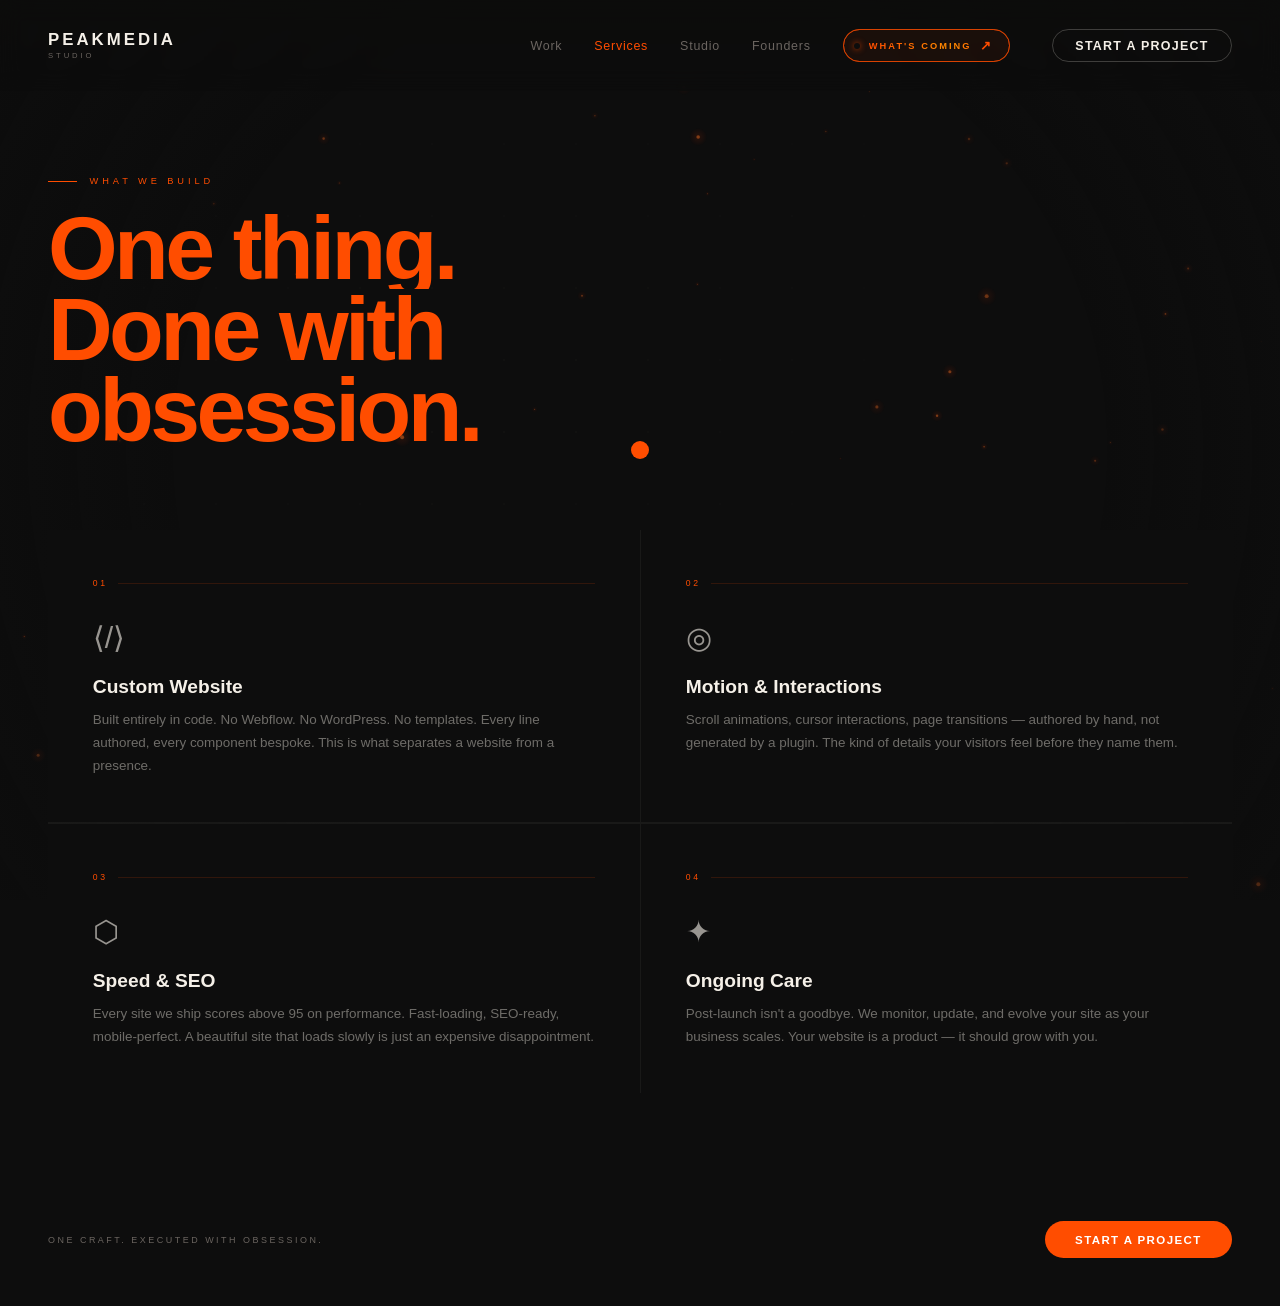
<file: services.html>
<!DOCTYPE html>
<html lang="en">
<head>
  <meta charset="UTF-8">
  <meta name="viewport" content="width=device-width, initial-scale=1.0">
  <title>PEAKMEDIA — Services</title>
  <link rel="preconnect" href="https://api.fontshare.com">
  <link href="https://api.fontshare.com/v2/css?f[]=clash-display@200,300,400,500,600,700&f[]=cabinet-grotesk@400,500,700&display=swap" rel="stylesheet">
  <link rel="stylesheet" href="assets/css/main.css">
  <link rel="stylesheet" href="assets/css/nav.css">
<style>
body { overflow-x:hidden; cursor:none; }

/* ── BG CANVAS ──────────────────────────────────── */
#bg-canvas {
  position:fixed; inset:0; width:100%; height:100%;
  z-index:0; pointer-events:none;
  opacity:0; mix-blend-mode:screen;
  transition:opacity .55s cubic-bezier(.23,1,.32,1);
}
#bg-canvas.on { opacity:.3; }

/* ── PAGE WRAP ──────────────────────────────────── */
.page-wrap {
  position:relative; z-index:2;
  max-width:1380px; margin:0 auto;
  padding:11rem 3rem 5rem;
}

/* ── PAGE HEADER ─────────────────────────────────── */
.page-header { margin-bottom:5rem; }
.page-eye {
  font-family:'Clash Display',sans-serif; font-size:.58rem;
  letter-spacing:.42em; text-transform:uppercase; color:#FF4D00;
  margin-bottom:1.4rem; display:flex; align-items:center; gap:.8rem;
  opacity:0; transform:translateY(12px);
  animation:eyeIn .7s cubic-bezier(.23,1,.32,1) .4s forwards;
}
.page-eye::before { content:''; width:1.8rem; height:1px; background:#FF4D00; }
@keyframes eyeIn { to { opacity:1; transform:none; } }

.page-title {
  font-family:'Clash Display',sans-serif; font-weight:700;
  font-size:clamp(3rem,7vw,8rem); letter-spacing:-.04em; line-height:.9;
  overflow:hidden;
}
.page-title .title-line {
  display:block; overflow:hidden;
}
.page-title .title-inner {
  display:block;
  transform:translateY(110%);
  animation:lineUp .85s cubic-bezier(.77,0,.175,1) forwards;
}
.page-title .title-line:nth-child(1) .title-inner { animation-delay:.15s; }
.page-title .title-line:nth-child(2) .title-inner { animation-delay:.28s; }
.page-title .title-line:nth-child(3) .title-inner { animation-delay:.41s; }
@keyframes lineUp { to { transform:translateY(0); } }
.page-title span { color:#FF4D00; }

/* ── GRID ───────────────────────────────────────── */
#services-grid {
  display:grid;
  grid-template-columns:repeat(2,1fr);
  gap:1px;
  background:rgba(245,240,232,.05);
  position:relative;
}

/* ── CARD ───────────────────────────────────────── */
.svc-card {
  position:relative; overflow:hidden;
  background:#0D0D0D;
  padding:3rem 2.8rem 2.8rem;
  cursor:none;
  will-change:opacity,transform,filter;
  transition:opacity .42s cubic-bezier(.23,1,.32,1),
             transform .42s cubic-bezier(.23,1,.32,1),
             filter .42s cubic-bezier(.23,1,.32,1);
  /* Staggered fade-in on load */
  opacity:0;
  animation:cardIn .7s cubic-bezier(.23,1,.32,1) forwards;
}
.svc-card:nth-child(1){animation-delay:.55s}
.svc-card:nth-child(2){animation-delay:.65s}
.svc-card:nth-child(3){animation-delay:.75s}
.svc-card:nth-child(4){animation-delay:.85s}
.svc-card:nth-child(5){animation-delay:.95s}
.svc-card:nth-child(6){animation-delay:1.05s}
@keyframes cardIn { to { opacity:1; } }

.svc-card::before {
  content:''; position:absolute; inset:0; z-index:5;
  border:1px solid rgba(255,77,0,0);
  transition:border-color .42s, box-shadow .42s;
  pointer-events:none;
}
.svc-card.is-active {
  transform:scale(1.03) translateZ(0);
  z-index:10;
}
.svc-card.is-active::before {
  border-color:rgba(255,77,0,.6);
  box-shadow:0 0 0 1px rgba(255,77,0,.3),
             inset 0 0 50px rgba(255,77,0,.05),
             0 0 60px rgba(255,77,0,.1);
}
.svc-card.is-dim {
  opacity:.12;
  filter:blur(1.5px);
}

/* Card content */
.card-num {
  font-family:'Clash Display',sans-serif; font-size:.54rem;
  letter-spacing:.32em; color:#FF4D00; margin-bottom:2rem;
  display:flex; align-items:center; gap:.6rem;
}
.card-num::after { content:''; flex:1; height:1px; background:rgba(255,77,0,.15); }
.card-icon {
  font-size:1.9rem; margin-bottom:1.3rem; opacity:.6;
  display:block; transition:opacity .4s, transform .4s;
}
.svc-card.is-active .card-icon { opacity:1; animation:iconBounce .45s cubic-bezier(.23,1,.32,1); }
@keyframes iconBounce { 0%{transform:scale(.75) rotate(-10deg)} 60%{transform:scale(1.1) rotate(3deg)} 100%{transform:scale(1)} }
.card-name {
  font-family:'Clash Display',sans-serif; font-weight:600;
  font-size:1.2rem; margin-bottom:.7rem;
  transition:color .35s;
}
.svc-card.is-active .card-name { color:#FF4D00; }
.card-desc {
  font-family:'Cabinet Grotesk',sans-serif; font-size:.84rem;
  line-height:1.7; color:rgba(245,240,232,.42);
  transition:color .35s;
}
.svc-card.is-active .card-desc { color:rgba(245,240,232,.72); }
.card-arrow {
  position:absolute; bottom:1.8rem; right:1.8rem;
  font-size:.9rem; color:#FF4D00;
  opacity:0; transform:translate(-5px,5px);
  transition:opacity .35s, transform .35s;
}
.svc-card.is-active .card-arrow { opacity:1; transform:none; }
.card-shimmer {
  position:absolute; inset:0; z-index:4; pointer-events:none;
  background:linear-gradient(135deg,rgba(255,77,0,.04) 0%,transparent 55%,rgba(255,77,0,.02) 100%);
  opacity:0; transition:opacity .42s;
}
.svc-card.is-active .card-shimmer { opacity:1; }

/* ── STATUS BAR ─────────────────────────────────── */
#status-bar {
  position:fixed; bottom:2.5rem; left:50%;
  transform:translateX(-50%); z-index:200; pointer-events:none;
  display:flex; align-items:center; gap:.85rem;
  background:rgba(13,13,13,.85); border:1px solid rgba(255,77,0,.2);
  border-radius:3rem; padding:.48rem 1.3rem; backdrop-filter:blur(10px);
  opacity:0; transition:opacity .4s;
}
#status-bar.on { opacity:1; }
.sb-dot { width:5px;height:5px;border-radius:50%;background:#FF4D00;animation:sbp 1.2s ease-in-out infinite; }
@keyframes sbp{0%,100%{opacity:.3}50%{opacity:1}}
#sb-txt { font-family:'Clash Display',sans-serif;font-size:.54rem;letter-spacing:.22em;text-transform:uppercase;color:rgba(245,240,232,.7); }

/* ── AMBIENT LABEL ───────────────────────────────── */
#ambient-label {
  position:fixed; right:2.5rem; top:50%;
  transform:translateY(-50%); z-index:1; pointer-events:none;
  font-family:'Clash Display',sans-serif; font-weight:700;
  font-size:clamp(3rem,10vw,13rem); letter-spacing:-.05em;
  color:transparent; -webkit-text-stroke:1px rgba(255,77,0,.06);
  opacity:0; transition:opacity .5s;
  writing-mode:vertical-rl; white-space:nowrap; user-select:none;
}
#ambient-label.on { opacity:1; }

/* ── FOOTER ─────────────────────────────────────── */
.page-footer {
  position:relative; z-index:2; max-width:1380px; margin:0 auto;
  padding:3rem; display:flex; justify-content:space-between; align-items:center;
}
.pf-cta {
  font-family:'Clash Display',sans-serif; font-size:.72rem; font-weight:700;
  letter-spacing:.12em; text-transform:uppercase; color:#fff;
  background:#FF4D00; text-decoration:none; padding:.78rem 1.9rem;
  border-radius:4rem; transition:transform .25s,box-shadow .3s;
}
.pf-cta:hover{transform:scale(1.04);box-shadow:0 0 26px rgba(255,77,0,.32);}

/* ══════════════════════════════════════════════
   MOBILE — max-width: 640px
   Desktop version: NEVER TOUCHED
══════════════════════════════════════════════ */
@media (max-width: 640px) {
  /* Hide cursor */
  #cursor                 { display: none !important; }
  body                    { cursor: auto !important; }

  /* Page wrap */
  .page-wrap              { padding: 6.5rem 1.2rem 3rem; }
  .page-header            { margin-bottom: 2.5rem; }
  .page-eye               { font-size: .5rem; letter-spacing: .3em; margin-bottom: 1rem; }
  .page-title             { font-size: clamp(2.2rem, 10vw, 4rem); line-height: .95; }

  /* Grid — single column, no gap lines */
  #services-grid          { grid-template-columns: 1fr; gap: .8rem; background: transparent; }

  /* Cards — clean single column layout */
  .svc-card               {
    padding: 1.6rem 1.3rem 1.4rem;
    border: 1px solid rgba(245,240,232,.07);
    border-radius: 8px;
    cursor: auto;
  }
  .card-num               { font-size: .48rem; margin-bottom: 1.2rem; }
  .card-icon              { font-size: 1.5rem; margin-bottom: .9rem; }
  .card-name              { font-size: 1.05rem; margin-bottom: .5rem; }
  .card-desc              {
    font-size: .82rem;
    line-height: 1.65;
    color: rgba(245,240,232,.55);
  }
  /* Always show arrow on mobile */
  .card-arrow             { opacity: .4; transform: none; }

  /* Hide desktop-only effects */
  #status-bar             { display: none; }
  #ambient-label          { display: none; }
  #bg-canvas              { display: none; }

  /* Footer */
  .page-footer            {
    flex-direction: column;
    gap: 1.2rem;
    padding: 2rem 1.2rem;
    text-align: center;
  }
}
</style>
</head>
<body>
<div id="cursor"></div>
<canvas id="bg-canvas"></canvas>
<div id="ambient-label"></div>
<div id="status-bar"><div class="sb-dot"></div><span id="sb-txt"></span></div>

<nav id="nav" style="background:rgba(13,13,13,.92);backdrop-filter:blur(12px)">
  <a href="index.html" class="nav-logo">PEAKMEDIA<span class="nav-logo-sub">Studio</span></a>
  <div class="nav-right">
    <a href="work.html" class="nav-link">Work</a>
    <a href="services.html" class="nav-link" style="color:#FF4D00">Services</a>
    <a href="studio.html" class="nav-link">Studio</a>
    <a href="founders.html" class="nav-link">Founders</a>
    <a href="coming-soon.html" class="nav-teaser" id="nav-teaser">
      <span class="nt-ring"></span>
      <span class="nt-ring nt-ring2"></span>
      <span class="nt-dot"></span>
      <span class="nt-label">What's Coming</span>
      <span class="nt-arrow">↗</span>
    </a>
    <a href="contact.html" class="nav-cta">Start a Project</a>
    <button class="nav-hamburger" id="nav-hamburger" aria-label="Menu"><span></span><span></span><span></span></button>
  </div>
</nav>

  <!-- Mobile menu -->
  <div class="nav-mobile-menu" id="nav-mobile-menu">
    <span class="nav-mobile-close" id="nav-mobile-close">✕</span>
    <a href="index.html">Home</a>
    <a href="work.html">Work</a>
    <a href="services.html">Services</a>
    <a href="studio.html">Studio</a>
    <a href="founders.html">Founders</a>
    <a href="contact.html">Start a Project</a>
  </div>

<div class="page-wrap">
  <div class="page-header">
    <div class="page-eye">What We Build</div>
    <h1 class="page-title">
      <span class="title-line"><span class="title-inner">One thing.</span></span>
      <span class="title-line"><span class="title-inner">Done with</span></span>
      <span class="title-line"><span class="title-inner"><span>obsession.</span></span></span>
    </h1>
  </div>

  <div id="services-grid">
    <div class="svc-card" data-id="webdesign" data-name="THE BUILD">
      <div class="card-shimmer"></div>
      <div class="card-num">01</div>
      <span class="card-icon">⟨/⟩</span>
      <div class="card-name">Custom Website</div>
      <p class="card-desc">Built entirely in code. No Webflow. No WordPress. No templates. Every line authored, every component bespoke. This is what separates a website from a presence.</p>
      <span class="card-arrow">↗</span>
    </div>
    <div class="svc-card" data-id="motion" data-name="MOTION">
      <div class="card-shimmer"></div>
      <div class="card-num">02</div>
      <span class="card-icon">◎</span>
      <div class="card-name">Motion & Interactions</div>
      <p class="card-desc">Scroll animations, cursor interactions, page transitions — authored by hand, not generated by a plugin. The kind of details your visitors feel before they name them.</p>
      <span class="card-arrow">↗</span>
    </div>
    <div class="svc-card" data-id="ux" data-name="PERFORMANCE">
      <div class="card-shimmer"></div>
      <div class="card-num">03</div>
      <span class="card-icon">⬡</span>
      <div class="card-name">Speed & SEO</div>
      <p class="card-desc">Every site we ship scores above 95 on performance. Fast-loading, SEO-ready, mobile-perfect. A beautiful site that loads slowly is just an expensive disappointment.</p>
      <span class="card-arrow">↗</span>
    </div>
    <div class="svc-card" data-id="creative" data-name="CARE">
      <div class="card-shimmer"></div>
      <div class="card-num">04</div>
      <span class="card-icon">✦</span>
      <div class="card-name">Ongoing Care</div>
      <p class="card-desc">Post-launch isn't a goodbye. We monitor, update, and evolve your site as your business scales. Your website is a product — it should grow with you.</p>
      <span class="card-arrow">↗</span>
    </div>
  </div>
</div>

<div class="page-footer">
  <span style="font-family:'Clash Display',sans-serif;font-size:.56rem;letter-spacing:.28em;text-transform:uppercase;color:#6B6560">One craft. Executed with obsession.</span>
  <a href="contact.html" class="pf-cta">Start a Project</a>
</div>

<script src="https://cdnjs.cloudflare.com/ajax/libs/gsap/3.12.2/gsap.min.js"></script>
<script src="assets/js/cursor.js"></script>
<script>
'use strict';
initCursor();
window.addEventListener('scroll',function(){ document.getElementById('nav').classList.toggle('scrolled',scrollY>60); },{passive:true});

/* ─── Canvas setup ─────────────────────────── */
var canvas = document.getElementById('bg-canvas');
var ctx    = canvas.getContext('2d');
var W = canvas.width  = innerWidth;
var H = canvas.height = innerHeight;
window.addEventListener('resize',function(){ W=canvas.width=innerWidth; H=canvas.height=innerHeight; },{ passive:true });

var mx=W/2, my=H/2, pmx=W/2, pmy=H/2, velMag=0;
window.addEventListener('mousemove',function(e){
  var dx=e.clientX-mx, dy=e.clientY-my;
  velMag=Math.min(1,Math.sqrt(dx*dx+dy*dy)/80);
  pmx=mx; pmy=my; mx=e.clientX; my=e.clientY;
},{passive:true});

/* ─── HELPER ───────────────────────────────── */
function rand(a,b){ return a+Math.random()*(b-a); }
function lerp(a,b,t){ return a+(b-a)*t; }

/* ══════════════════════════════════════════════
   01  WEB DESIGN — morphing liquid blobs
   Proper closed organic shape using sin offsets
══════════════════════════════════════════════ */
var WEB = (function(){
  var blobs=[], t=0;
  for(var i=0;i<6;i++) blobs.push({
    x:rand(W*.1,W*.9), y:rand(H*.1,H*.9),
    r:rand(100,200), vx:rand(-.5,.5), vy:rand(-.5,.5),
    ph:rand(0,Math.PI*2), hue:rand(15,35)
  });
  function organicPath(cx,cy,r,spikes,t,ph){
    ctx.beginPath();
    var step=Math.PI*2/spikes;
    for(var i=0;i<=spikes;i++){
      var a=i*step-Math.PI/2;
      var rr=r*(1+0.28*Math.sin(spikes*a+t*1.8+ph));
      var x=cx+Math.cos(a)*rr, y=cy+Math.sin(a)*rr;
      i===0?ctx.moveTo(x,y):ctx.lineTo(x,y);
    }
    ctx.closePath();
  }
  return function(){
    ctx.clearRect(0,0,W,H);
    t+=0.012;
    blobs.forEach(function(b,i){
      b.x+=b.vx+Math.sin(t+b.ph)*0.5;
      b.y+=b.vy+Math.cos(t*0.8+b.ph)*0.5;
      if(b.x<-b.r)b.x=W+b.r; if(b.x>W+b.r)b.x=-b.r;
      if(b.y<-b.r)b.y=H+b.r; if(b.y>H+b.r)b.y=-b.r;
      var rm=b.r*(1+0.2*Math.sin(t*1.1+b.ph));
      var g=ctx.createRadialGradient(b.x,b.y,0,b.x,b.y,rm*1.4);
      g.addColorStop(0,'hsla('+b.hue+',100%,65%,0.5)');
      g.addColorStop(0.5,'hsla('+b.hue+',100%,45%,0.2)');
      g.addColorStop(1,'hsla('+b.hue+',80%,30%,0)');
      organicPath(b.x,b.y,rm,12,t,b.ph);
      ctx.fillStyle=g; ctx.fill();
    });
  };
})();

/* ══════════════════════════════════════════════
   02  DEVELOPMENT — code rain with filenames
══════════════════════════════════════════════ */
var DEV = (function(){
  var words=['index.html','main.js','cursor.js','hero.js','gsap.min.js',
    'ScrollTrigger','founders.html','services.css','package.json',
    'vite.config.js','tsconfig.json','const lerp =','transform:',
    'will-change:','requestAnimationFrame','overflow:hidden',
    'cubic-bezier(','position:fixed','backdrop-filter','mix-blend-mode',
    'dist/bundle.js','border-radius:','node_modules','clip-path:'];
  var cols=[], cw=16;
  function init(){
    cols=[];
    var n=Math.floor(W/cw);
    for(var i=0;i<n;i++) cols.push({y:rand(-H,0),spd:rand(0.8,2.2),word:words[Math.floor(Math.random()*words.length)],op:rand(0.12,0.4)});
  }
  init();
  window.addEventListener('resize',init,{passive:true});
  return function(){
    ctx.fillStyle='rgba(0,0,0,0.06)';
    ctx.fillRect(0,0,W,H);
    ctx.font='11px monospace';
    cols.forEach(function(c,i){
      for(var j=0;j<c.word.length&&j<14;j++){
        var bright = j===0 ? c.op : c.op*(1-j/14)*0.7;
        ctx.fillStyle='rgba(255,'+(77+j*5)+',0,'+bright+')';
        ctx.fillText(c.word[j], i*cw, c.y-j*13);
      }
      c.y+=c.spd*2;
      if(c.y>H+100){ c.y=rand(-H*.5,0); c.word=words[Math.floor(Math.random()*words.length)]; }
    });
  };
})();

/* ══════════════════════════════════════════════
   03  MOTION — particle stream from cursor
══════════════════════════════════════════════ */
var MOTION = (function(){
  var P=[];
  return function(){
    ctx.clearRect(0,0,W,H);
    // spawn burst at cursor
    for(var i=0;i<6;i++) P.push({
      x:mx,y:my,
      vx:rand(-3,3), vy:rand(-4,1),
      life:1, decay:rand(0.012,0.025),
      r:rand(1.5,4.5), hue:rand(10,40)
    });
    for(var i=P.length-1;i>=0;i--){
      var p=P[i];
      p.x+=p.vx; p.y+=p.vy; p.vx*=0.97; p.vy+=0.06; p.life-=p.decay;
      if(p.life<=0){P.splice(i,1);continue;}
      var a=p.life;
      ctx.beginPath(); ctx.arc(p.x,p.y,p.r*p.life,0,Math.PI*2);
      ctx.fillStyle='hsla('+p.hue+',100%,65%,'+a+')'; ctx.fill();
      ctx.beginPath(); ctx.moveTo(p.x,p.y); ctx.lineTo(p.x-p.vx*5,p.y-p.vy*5);
      ctx.strokeStyle='hsla('+p.hue+',100%,70%,'+(a*0.45)+')';
      ctx.lineWidth=p.r*p.life*0.55; ctx.stroke();
    }
    if(P.length>250) P.splice(0,P.length-250);
  };
})();

/* ══════════════════════════════════════════════
   04  BRAND — hexagonal geometry explode/assemble
══════════════════════════════════════════════ */
var BRAND = (function(){
  var pts=[], tgt=[], state='assemble', timer=0, t=0, N=72;
  function rebuild(){
    pts=[]; tgt=[];
    for(var i=0;i<N;i++){
      var a=(i/N)*Math.PI*2;
      var ring=(i%3===0)?1:(i%3===1)?0.55:0.28;
      var tx=W/2+Math.cos(a)*ring*220, ty=H/2+Math.sin(a)*ring*220;
      tgt.push({x:tx,y:ty});
      pts.push({x:W/2+rand(-W*.4,W*.4),y:H/2+rand(-H*.4,H*.4),vx:rand(-5,5),vy:rand(-5,5),sz:rand(1.5,3.5)});
    }
    state='assemble'; timer=0;
  }
  rebuild();
  return function(){
    ctx.clearRect(0,0,W,H); t+=0.018; timer++;
    var prog=state==='assemble'?Math.min(1,timer/100):1;
    for(var i=0;i<pts.length;i++){
      var p=pts[i];
      if(state==='assemble'){ p.x+=(tgt[i].x-p.x)*0.06; p.y+=(tgt[i].y-p.y)*0.06; }
      else { p.x+=p.vx; p.y+=p.vy; p.vx*=0.97; p.vy*=0.97; }
      var a=0.15+prog*0.6;
      ctx.beginPath(); ctx.arc(p.x,p.y,p.sz,0,Math.PI*2);
      ctx.fillStyle='rgba(255,77,0,'+a+')'; ctx.fill();
      if(i<pts.length-1){
        var dx=pts[i+1].x-p.x, dy=pts[i+1].y-p.y, d=Math.sqrt(dx*dx+dy*dy);
        if(d<160){ ctx.beginPath(); ctx.moveTo(p.x,p.y); ctx.lineTo(pts[i+1].x,pts[i+1].y);
          ctx.strokeStyle='rgba(255,77,0,'+(0.07*(1-d/160))+')'; ctx.lineWidth=0.8; ctx.stroke(); }
      }
    }
    // Pulsing hexagon outline
    ctx.save(); ctx.translate(W/2,H/2); ctx.rotate(t*0.25);
    [220,125,56].forEach(function(r,ri){
      ctx.beginPath();
      for(var h=0;h<6;h++){
        var a=(h/6)*Math.PI*2-Math.PI/6;
        var rr=r*(1+0.04*Math.sin(t*2+ri));
        h===0?ctx.moveTo(Math.cos(a)*rr,Math.sin(a)*rr):ctx.lineTo(Math.cos(a)*rr,Math.sin(a)*rr);
      }
      ctx.closePath();
      ctx.strokeStyle='rgba(255,77,0,'+(ri===0?.18:ri===1?.1:.06)+')';
      ctx.lineWidth=ri===0?1.5:0.8; ctx.stroke();
    });
    ctx.restore();
    if(state==='assemble'&&timer>200){ state='explode'; timer=0; pts.forEach(function(p){ p.vx=rand(-8,8); p.vy=rand(-8,8); }); }
    if(state==='explode'&&timer>80){ rebuild(); }
  };
})();

/* ══════════════════════════════════════════════
   05  UX STRATEGY — node web: floating nodes
   connected by animated paths, mouse pulls them
══════════════════════════════════════════════ */
var UX = (function(){
  var nodes=[], t=0, N=14;
  function init(){
    nodes=[];
    for(var i=0;i<N;i++) nodes.push({
      x:rand(W*0.1,W*0.9), y:rand(H*0.1,H*0.9),
      ox:0,oy:0, vx:rand(-0.4,0.4), vy:rand(-0.3,0.3),
      r:rand(4,10), ph:rand(0,Math.PI*2), label:i
    });
    nodes.forEach(function(n){ n.ox=n.x; n.oy=n.y; });
  }
  init();
  window.addEventListener('resize',init,{passive:true});
  return function(){
    ctx.clearRect(0,0,W,H); t+=0.022;
    // drift + mouse attraction
    nodes.forEach(function(n){
      var dx=mx-n.x, dy=my-n.y, dist=Math.sqrt(dx*dx+dy*dy);
      var attract=Math.max(0,1-dist/350)*0.6;
      n.x+=n.vx+dx*attract*0.003+Math.sin(t+n.ph)*0.4;
      n.y+=n.vy+dy*attract*0.003+Math.cos(t*0.8+n.ph)*0.4;
      if(n.x<60)n.x=60; if(n.x>W-60)n.x=W-60;
      if(n.y<60)n.y=60; if(n.y>H-60)n.y=H-60;
    });
    // draw connections
    for(var i=0;i<nodes.length;i++){
      for(var j=i+1;j<nodes.length;j++){
        var dx=nodes[j].x-nodes[i].x, dy=nodes[j].y-nodes[i].y;
        var d=Math.sqrt(dx*dx+dy*dy);
        if(d<230){
          var a=0.06*(1-d/230);
          // animated pulse dot along edge
          var ph=Math.sin(t*1.2+i+j*0.7);
          var prog=(ph+1)*0.5;
          var tx=nodes[i].x+dx*prog, ty=nodes[i].y+dy*prog;
          ctx.beginPath(); ctx.moveTo(nodes[i].x,nodes[i].y); ctx.lineTo(nodes[j].x,nodes[j].y);
          ctx.strokeStyle='rgba(255,77,0,'+a+')'; ctx.lineWidth=0.7; ctx.stroke();
          ctx.beginPath(); ctx.arc(tx,ty,2.5,0,Math.PI*2);
          ctx.fillStyle='rgba(255,100,30,0.7)'; ctx.fill();
        }
      }
    }
    // draw nodes
    nodes.forEach(function(n){
      var pulse=(Math.sin(t*1.6+n.ph)+1)*0.5;
      var r=n.r+pulse*5;
      var g=ctx.createRadialGradient(n.x,n.y,0,n.x,n.y,r+22);
      g.addColorStop(0,'rgba(255,77,0,'+(0.55+pulse*0.35)+')');
      g.addColorStop(0.4,'rgba(255,77,0,0.15)');
      g.addColorStop(1,'rgba(255,77,0,0)');
      ctx.beginPath(); ctx.arc(n.x,n.y,r+22,0,Math.PI*2); ctx.fillStyle=g; ctx.fill();
      ctx.beginPath(); ctx.arc(n.x,n.y,r,0,Math.PI*2);
      ctx.fillStyle='rgba(255,77,0,0.85)'; ctx.fill();
    });
    // cursor ripple
    var rr=18+16*Math.sin(t*3);
    ctx.beginPath(); ctx.arc(mx,my,rr,0,Math.PI*2);
    ctx.strokeStyle='rgba(255,77,0,0.2)'; ctx.lineWidth=1.5; ctx.stroke();
  };
})();

/* ══════════════════════════════════════════════
   06  CREATIVE DIRECTION — multi-layer hue orb
   velocity-driven hue shift + inner spirals
══════════════════════════════════════════════ */
var CREATIVE = (function(){
  var hue=20, t=0, ox=0, oy=0;
  return function(){
    ctx.clearRect(0,0,W,H); t+=0.02;
    hue=(hue+velMag*5+0.25)%360;
    // Smooth orb centre follows mouse lazily
    ox+=(mx-ox)*0.05; oy+=(my-oy)*0.05;
    var r1=160+80*velMag+40*Math.sin(t);
    // Big outer halo
    var g2=ctx.createRadialGradient(ox,oy,r1*0.3,ox,oy,r1*2.5);
    g2.addColorStop(0,'hsla('+((hue+120)%360)+',100%,55%,0.06)');
    g2.addColorStop(1,'hsla('+((hue+200)%360)+',80%,35%,0)');
    ctx.beginPath(); ctx.arc(ox,oy,r1*2.5,0,Math.PI*2); ctx.fillStyle=g2; ctx.fill();
    // Core orb
    var g=ctx.createRadialGradient(ox,oy,0,ox,oy,r1);
    g.addColorStop(0,'hsla('+hue+',100%,72%,0.45)');
    g.addColorStop(0.45,'hsla('+((hue+40)%360)+',100%,55%,0.2)');
    g.addColorStop(1,'hsla('+((hue+80)%360)+',80%,35%,0)');
    ctx.beginPath(); ctx.arc(ox,oy,r1,0,Math.PI*2); ctx.fillStyle=g; ctx.fill();
    // 5 orbiting sub-orbs at different speeds
    for(var i=0;i<5;i++){
      var a=t*(0.6+i*0.15)+i*(Math.PI*2/5);
      var sr=r1*(0.25+i*0.1);
      var sx=ox+Math.cos(a)*r1*0.55, sy=oy+Math.sin(a)*r1*0.55;
      var sg=ctx.createRadialGradient(sx,sy,0,sx,sy,sr);
      sg.addColorStop(0,'hsla('+((hue+i*55)%360)+',100%,80%,0.4)');
      sg.addColorStop(1,'hsla('+((hue+i*55)%360)+',80%,50%,0)');
      ctx.beginPath(); ctx.arc(sx,sy,sr,0,Math.PI*2); ctx.fillStyle=sg; ctx.fill();
    }
  };
})();

/* ─── Render loop ───────────────────────────── */
var RENDERERS={webdesign:WEB,motion:MOTION,ux:UX,creative:CREATIVE};
var activeId=null;
(function loop(){
  if(activeId&&RENDERERS[activeId]) RENDERERS[activeId]();
  requestAnimationFrame(loop);
})();

/* ─── Card hover system ─────────────────────── */
var cards     = Array.from(document.querySelectorAll('.svc-card'));
var bgCanvas  = document.getElementById('bg-canvas');
var ambient   = document.getElementById('ambient-label');
var statusBar = document.getElementById('status-bar');
var sbTxt     = document.getElementById('sb-txt');
var statusMsg = {
  webdesign:'Authoring the build…',motion:'Animating the invisible…',
  ux:'Optimising performance…',creative:'Planning ongoing care…'
};

cards.forEach(function(card){
  card.addEventListener('mouseenter',function(){
    var id=card.getAttribute('data-id');
    var name=card.getAttribute('data-name');
    activeId=id;
    bgCanvas.classList.add('on');
    ambient.textContent=name; ambient.classList.add('on');
    sbTxt.textContent=statusMsg[id]||''; statusBar.classList.add('on');
    if(id==='development') ctx.clearRect(0,0,W,H);
    cards.forEach(function(c){
      if(c===card){ gsap.to(c,{scale:1.03,duration:.4,ease:'power3.out',overwrite:true}); c.classList.add('is-active'); c.classList.remove('is-dim'); }
      else { gsap.to(c,{scale:1,duration:.4,ease:'power3.out',overwrite:true}); c.classList.remove('is-active'); c.classList.add('is-dim'); }
    });
  });
});

document.getElementById('services-grid').addEventListener('mouseleave',function(){
  activeId=null;
  bgCanvas.classList.remove('on');
  ambient.classList.remove('on');
  statusBar.classList.remove('on');
  ctx.clearRect(0,0,W,H);
  cards.forEach(function(c){ gsap.to(c,{scale:1,duration:.5,ease:'power3.out',overwrite:true}); c.classList.remove('is-active','is-dim'); });
});
</script>
<script src="assets/js/page-enter.js"></script>
<script>document.addEventListener("DOMContentLoaded",function(){initPageEnter("SERVICES");});</script>


  <div id="launch-overlay">
    <div id="launch-circle"></div>
    <div id="launch-words">
      <div class="lw-word"><span class="lw-inner">What's</span></div>
      <div class="lw-word"><span class="lw-inner">Coming.</span></div>
    </div>
  </div>

  <script>
  (function(){
    var btn = document.getElementById('nav-teaser');
    if(!btn) return;
    btn.addEventListener('click', function(e){
      e.preventDefault();
      var dest=btn.getAttribute('href');
      var rect=btn.getBoundingClientRect();
      var bx=rect.left+rect.width/2, by=rect.top+rect.height/2;
      var diam=Math.ceil(Math.sqrt(Math.pow(Math.max(bx,innerWidth-bx)*2,2)+Math.pow(Math.max(by,innerHeight-by)*2,2)))*2.2;
      var ov=document.getElementById('launch-overlay');
      var cir=document.getElementById('launch-circle');
      var wds=document.getElementById('launch-words');
      var inners=wds.querySelectorAll('.lw-inner');
      cir.style.width=diam+'px'; cir.style.height=diam+'px';
      cir.style.left=bx+'px'; cir.style.top=by+'px';
      ov.style.display='block';
      gsap.to(btn,{scale:0,opacity:0,rotate:180,duration:0.28,ease:'back.in(2)'});
      gsap.to(cir,{scale:1,duration:0.65,ease:'expo.inOut',delay:0.1});
      gsap.to(wds,{opacity:1,duration:0.01,delay:0.55});
      inners.forEach(function(el,i){gsap.to(el,{y:0,duration:0.6,delay:0.58+i*0.1,ease:'expo.out'});});
      inners.forEach(function(el,i){gsap.to(el,{y:'-110%',duration:0.45,delay:1.1+i*0.06,ease:'expo.in'});});
      setTimeout(function(){window.location.href=dest;},1550);
    });
  })();
  </script>


  <script>
  (function(){
    var btn   = document.getElementById('nav-hamburger');
    var menu  = document.getElementById('nav-mobile-menu');
    var close = document.getElementById('nav-mobile-close');
    if(!btn) return;
    function openMenu(){
      menu.classList.add('open');
      btn.classList.add('open');
      document.body.style.overflow = 'hidden';
    }
    function closeMenu(){
      menu.classList.remove('open');
      btn.classList.remove('open');
      document.body.style.overflow = '';
    }
    btn.addEventListener('click', openMenu);
    if(close) close.addEventListener('click', closeMenu);
    menu.querySelectorAll('a').forEach(function(a){
      a.addEventListener('click', closeMenu);
    });
    // close on ESC
    document.addEventListener('keydown', function(e){
      if(e.key === 'Escape') closeMenu();
    });
  })();
  </script>
  <script src="assets/js/ambient.js"></script>
</body>
</html>
</file>
<file: assets/css/main.css>
:root {
  --bg:      #0D0D0D;
  --orange:  #FF4D00;
  --cream:   #F5F0E8;
  --card:    #1A1A1A;
  --gold:    #FFD166;
  --muted:   #6B6560;
  --bg-cta:  #180A00;
}

*, *::before, *::after {
  margin: 0;
  padding: 0;
  box-sizing: border-box;
}

html {
  scroll-behavior: auto;
  font-size: 16px;
}

body {
  background: var(--bg);
  color: var(--cream);
  font-family: 'Cabinet Grotesk', sans-serif;
  overflow-x: hidden;
  cursor: none;
  transition: background 600ms ease;
  -webkit-font-smoothing: antialiased;
}

body.cta-active {
  background: var(--bg-cta);
}

::-webkit-scrollbar { width: 4px; }
::-webkit-scrollbar-track { background: var(--bg); }
::-webkit-scrollbar-thumb { background: var(--orange); border-radius: 2px; }

/* Shared section labels */
.sec-eyebrow {
  font-family: 'Clash Display', sans-serif;
  font-weight: 400;
  font-size: .62rem;
  letter-spacing: .32em;
  text-transform: uppercase;
  color: var(--orange);
  margin-bottom: 2.5rem;
  display: flex;
  align-items: center;
  gap: .9rem;
}
.sec-eyebrow::after {
  content: '';
  width: 2.8rem;
  height: 1px;
  background: var(--orange);
  opacity: .7;
}

.sec-title {
  font-family: 'Clash Display', sans-serif;
  font-weight: 600;
  font-size: clamp(2.4rem, 4.2vw, 4.4rem);
  letter-spacing: -.025em;
  line-height: 1;
  margin-bottom: 4rem;
}

/* Scroll reveal */
[data-reveal] {
  opacity: 0;
  transform: translateY(36px);
  transition: opacity .85s cubic-bezier(.23,1,.32,1),
              transform .85s cubic-bezier(.23,1,.32,1);
}
[data-reveal].visible {
  opacity: 1;
  transform: none;
}
[data-reveal="d1"] { transition-delay: .12s; }
[data-reveal="d2"] { transition-delay: .24s; }

/* ── SECTION CTA BUTTONS ─────────────────────── */
.sec-cta-row {
  display: flex;
  justify-content: center;   /* always centred */
  align-items: center;
  margin-top: 4rem;
  padding: .5rem 0;
}

/* The pill wrapper — holds canvas + text */
.sec-cta-btn {
  position: relative;
  display: inline-flex;
  align-items: center;
  gap: .85rem;
  font-family: 'Clash Display', sans-serif;
  font-size: .68rem;
  font-weight: 600;
  letter-spacing: .26em;
  text-transform: uppercase;
  color: #F5F0E8;
  text-decoration: none;
  cursor: none;
  /* pill shape */
  padding: 1rem 2.2rem 1rem 1.4rem;
  border-radius: 100px;
  border: 1px solid rgba(255,77,0,.22);
  background: rgba(255,77,0,.04);
  overflow: hidden;
  /* smooth border/bg on hover */
  transition: border-color .45s, color .35s, gap .4s cubic-bezier(.23,1,.32,1);
  z-index: 1;
}

/* Living canvas behind the text */
.sec-cta-btn canvas {
  position: absolute;
  inset: 0;
  width: 100%; height: 100%;
  border-radius: 100px;
  pointer-events: none;
  z-index: 0;
  opacity: .55;
  transition: opacity .45s;
}
.sec-cta-btn:hover canvas { opacity: .85; }

/* Text + arrow sit above canvas */
.sec-cta-btn .cta-label,
.sec-cta-btn .cta-arrow {
  position: relative; z-index: 1;
}

/* Animated dot — left side */
.sec-cta-btn .cta-dot {
  position: relative; z-index: 1;
  width: 7px; height: 7px; border-radius: 50%;
  background: #FF4D00;
  box-shadow: 0 0 0 0 rgba(255,77,0,.5);
  flex-shrink: 0;
  animation: dotPulse 2s ease-in-out infinite;
}
@keyframes dotPulse {
  0%   { box-shadow: 0 0 0 0   rgba(255,77,0,.55); }
  60%  { box-shadow: 0 0 0 8px rgba(255,77,0,0);   }
  100% { box-shadow: 0 0 0 0   rgba(255,77,0,0);   }
}

/* Arrow */
.sec-cta-btn .cta-arrow {
  font-size: 1rem;
  display: inline-block;
  transition: transform .4s cubic-bezier(.23,1,.32,1);
}
.sec-cta-btn:hover { border-color: rgba(255,77,0,.55); gap: 1.2rem; }
.sec-cta-btn:hover .cta-arrow { transform: translateX(5px); }

/* Services 4-col on homepage */
#services .services-grid {
  grid-template-columns: repeat(4, 1fr) !important;
}
@media (max-width: 1000px) {
  #services .services-grid { grid-template-columns: repeat(2, 1fr) !important; }
}
@media (max-width: 600px) {
  #services .services-grid { grid-template-columns: 1fr !important; }
}

/* ── AMBIENT CANVAS — sits behind everything ── */
#ambient-canvas {
  position: fixed;
  inset: 0;
  z-index: 0;
  pointer-events: none;
}

/* Ensure all page content sits above the canvas */
nav, section, footer, .nav-mobile-menu,
#hero, #work, #about, #ticker,
#services, #process-section,
#testimonials, #cta {
  position: relative;
  z-index: 1;
}

/* ── PREVENT HORIZONTAL OVERFLOW GLOBALLY ── */
html {
  overflow-x: hidden;
  max-width: 100vw;
}

/* ── HARD STOP: no section can ever cause horizontal scroll ── */
section, footer, header, nav, #ticker {
  max-width: 100%;
}
/* Process section needs overflow visible for GSAP horizontal scroll */
#process-section, #process-wrapper, #process-sticky {
  overflow-x: visible;
}
/* Everything else clips horizontal overflow */
#hero, #work, #about, #services, #testimonials, #cta, footer, #ticker {
  overflow-x: hidden;
}
</file>
<file: assets/css/nav.css>
#cursor {
  position: fixed;
  width: 18px;
  height: 18px;
  background: var(--orange);
  border-radius: 50%;
  pointer-events: none;
  z-index: 9999;
  top: 0;
  left: 0;
  transform: translate(-50%, -50%);
  will-change: transform, width, height, border-radius;
  transition: width .22s cubic-bezier(.23,1,.32,1),
              height .22s cubic-bezier(.23,1,.32,1),
              border-radius .22s cubic-bezier(.23,1,.32,1);
}
#cursor.hover {
  width: 52px;
  height: 52px;
  border-radius: 38% 62% 63% 37% / 41% 44% 56% 59%;
}
#cursor.swallow {
  width: 88px;
  height: 88px;
  border-radius: 45% 55% 52% 48% / 49% 45% 55% 51%;
}

nav {
  position: fixed;
  top: 0; left: 0; right: 0;
  z-index: 200;
  display: flex;
  justify-content: space-between;
  align-items: center;
  padding: 1.8rem 3rem;
  background: transparent;
  transition: background .4s, backdrop-filter .4s;
}
nav.scrolled {
  background: rgba(13,13,13,.85);
  backdrop-filter: blur(12px);
}

.nav-logo {
  font-family: 'Clash Display', sans-serif;
  font-weight: 700;
  font-size: 1.05rem;
  letter-spacing: .18em;
  color: var(--cream);
  text-decoration: none;
  transition: color .3s;
  display: flex;
  flex-direction: column;
  line-height: 1;
  gap: .18rem;
}
.nav-logo:hover { color: var(--orange); }
.nav-logo-sub {
  font-size: .48rem;
  letter-spacing: .38em;
  font-weight: 500;
  color: var(--muted);
  text-transform: uppercase;
  transition: color .3s;
}
.nav-logo:hover .nav-logo-sub { color: var(--orange); }

.nav-right {
  display: flex;
  align-items: center;
  gap: 2rem;
}

.nav-link {
  font-size: .78rem;
  font-weight: 500;
  letter-spacing: .06em;
  color: var(--muted);
  text-decoration: none;
  transition: color .3s;
}
.nav-link:hover { color: var(--cream); }

.nav-cta {
  font-family: 'Clash Display', sans-serif;
  font-size: .78rem;
  font-weight: 700;
  letter-spacing: .1em;
  text-transform: uppercase;
  color: var(--cream);
  text-decoration: none;
  border: 1.5px solid rgba(245,240,232,.22);
  padding: .55rem 1.4rem;
  border-radius: 3rem;
  transition: border-color .3s, color .3s;
}
.nav-cta:hover {
  border-color: var(--orange);
  color: var(--orange);
}

/* ── COMING SOON NAV TEASER ─────────────────── */
.nav-teaser {
  position: relative;
  display: inline-flex;
  align-items: center;
  gap: .55rem;
  font-family: 'Clash Display', sans-serif;
  font-size: .58rem;
  font-weight: 700;
  letter-spacing: .22em;
  text-transform: uppercase;
  color: #FF4D00;
  text-decoration: none;
  cursor: none;
  padding: .48rem 1rem .48rem .65rem;
  border: 1px solid rgba(255,77,0,.35);
  border-radius: 100px;
  background: rgba(255,77,0,.06);
  margin-right: .6rem;
  overflow: visible;
  transition: background .35s, border-color .35s, color .35s;
  /* float up/down idle animation */
  animation: teaserFloat 3s ease-in-out infinite;
}

@keyframes teaserFloat {
  0%,100% { transform: translateY(0px);   }
  50%      { transform: translateY(-3px);  }
}

/* Two expanding ring pulses */
.nt-ring {
  position: absolute;
  inset: -1px;
  border-radius: 100px;
  border: 1.5px solid rgba(255,77,0,.5);
  animation: ringPulse 2s ease-out infinite;
  pointer-events: none;
}
.nt-ring2 {
  animation-delay: 1s;
}
@keyframes ringPulse {
  0%   { transform: scale(1);    opacity: .7; }
  100% { transform: scale(1.55); opacity: 0;  }
}

/* Live orange dot */
.nt-dot {
  width: 6px; height: 6px; border-radius: 50%;
  background: #0D0D0D;
  flex-shrink: 0;
  box-shadow: 0 0 6px rgba(255,77,0,.8);
  animation: dotGlow 1.5s ease-in-out infinite alternate;
}
@keyframes dotGlow {
  from { box-shadow: 0 0 4px rgba(255,77,0,.5); }
  to   { box-shadow: 0 0 12px rgba(255,77,0,1), 0 0 24px rgba(255,77,0,.4); }
}

/* Label — letters shimmer one by one */
.nt-label {
  position: relative;
  background: linear-gradient(
    90deg,
    #FF4D00 0%,
    #ff8c00 40%,
    #FF4D00 60%,
    #ff2200 100%
  );
  background-size: 200% auto;
  -webkit-background-clip: text;
  -webkit-text-fill-color: transparent;
  background-clip: text;
  animation: shimmer 2.4s linear infinite;
}
@keyframes shimmer {
  from { background-position: 0% center; }
  to   { background-position: 200% center; }
}

/* Arrow */
.nt-arrow {
  font-size: .8rem;
  display: inline-block;
  transition: transform .3s cubic-bezier(.23,1,.32,1);
  -webkit-text-fill-color: #FF4D00;
  color: #FF4D00;
}

.nav-teaser:hover {
  background: rgba(255,77,0,.14);
  border-color: rgba(255,77,0,.7);
}
.nav-teaser:hover .nt-arrow {
  transform: translate(2px,-2px);
}
/* Pause float on hover */
.nav-teaser:hover {
  animation-play-state: paused;
}
/* ── LAUNCH TRANSITION OVERLAY ─────────────── */
#launch-overlay {
  position: fixed;
  inset: 0;
  z-index: 9999;
  display: none;
  pointer-events: none;
}
#launch-circle {
  position: absolute;
  border-radius: 50%;
  background: #0D0D0D;
  transform: translate(-50%, -50%) scale(0);
}
#launch-words {
  position: absolute;
  inset: 0;
  display: flex;
  align-items: center;
  justify-content: center;
  gap: .25em;
  opacity: 0;
}
.lw-word {
  overflow: hidden;
  display: inline-block;
}
.lw-inner {
  display: inline-block;
  font-family: 'Clash Display', sans-serif;
  font-weight: 700;
  font-size: clamp(3.5rem, 9vw, 10rem);
  letter-spacing: -.04em;
  color: var(--cream, #F5F0E8);
  transform: translateY(110%);
}

/* Second word in launch overlay — orange accent */
#launch-words .lw-word:last-child .lw-inner {
  color: #FF4D00;
}
/* Overlay bg — dark, not blinding */
#launch-overlay {
  background: rgba(10,10,10,0.0);
}
#launch-circle {
  opacity: 0.96;
}

/* ── MOBILE HAMBURGER ─────────────────────── */
/* ── HAMBURGER BUTTON — mobile only ── */
.nav-hamburger {
  display: none;
  flex-direction: column;
  justify-content: center;
  gap: 5px;
  background: none;
  border: none;
  padding: .5rem;
  z-index: 310;
  cursor: pointer;
}
.nav-hamburger span {
  display: block;
  width: 24px;
  height: 1.5px;
  background: var(--cream);
  border-radius: 2px;
  transform-origin: center;
  transition: transform .35s cubic-bezier(.23,1,.32,1),
              opacity   .25s ease,
              width     .3s ease;
}
/* Animate to X when open */
.nav-hamburger.open span:nth-child(1) { transform: translateY(6.5px) rotate(45deg); }
.nav-hamburger.open span:nth-child(2) { opacity: 0; width: 0; }
.nav-hamburger.open span:nth-child(3) { transform: translateY(-6.5px) rotate(-45deg); }

/* ── MOBILE FULL-SCREEN MENU ── */
.nav-mobile-menu {
  display: flex;
  visibility: hidden;
  pointer-events: none;
  position: fixed;
  inset: 0;
  background: #0D0D0D;
  z-index: 250;
  flex-direction: column;
  align-items: flex-start;
  justify-content: center;
  padding: 6rem 2rem 4rem;
  gap: 0;
  /* slide in from top */
  clip-path: inset(0 0 100% 0);
  transition: clip-path .55s cubic-bezier(.77,0,.18,1),
              visibility   0s linear .55s;
}
.nav-mobile-menu.open {
  visibility: visible;
  pointer-events: auto;
  clip-path: inset(0 0 0% 0);
  transition: clip-path .55s cubic-bezier(.77,0,.18,1),
              visibility   0s linear 0s;
}

/* thin orange top line */
.nav-mobile-menu::before {
  content: '';
  position: absolute;
  top: 0; left: 0; right: 0;
  height: 1px;
  background: linear-gradient(to right, transparent, var(--orange), transparent);
  opacity: .5;
}

/* each link */
.nav-mobile-menu a {
  font-family: 'Clash Display', sans-serif;
  font-weight: 300;
  font-size: clamp(2rem, 8.5vw, 3.8rem);
  letter-spacing: -.04em;
  color: var(--cream);
  text-decoration: none;
  line-height: 1.15;
  border-bottom: 1px solid rgba(245,240,232,.06);
  width: 100%;
  padding: .55rem 0;
  display: flex;
  align-items: center;
  justify-content: space-between;
  /* stagger in */
  opacity: 0;
  transform: translateY(18px);
  transition: color .2s, padding-left .25s,
              opacity .4s ease, transform .4s ease;
}
.nav-mobile-menu a::after {
  content: '↗';
  font-size: .55em;
  opacity: 0;
  transform: translate(-4px, 4px);
  transition: opacity .2s, transform .2s;
}
.nav-mobile-menu a:hover { color: var(--orange); padding-left: .4rem; }
.nav-mobile-menu a:hover::after { opacity: 1; transform: translate(0,0); }

/* stagger animation when open */
.nav-mobile-menu.open a:nth-child(2)  { opacity:1; transform:none; transition-delay: .12s; }
.nav-mobile-menu.open a:nth-child(3)  { opacity:1; transform:none; transition-delay: .18s; }
.nav-mobile-menu.open a:nth-child(4)  { opacity:1; transform:none; transition-delay: .24s; }
.nav-mobile-menu.open a:nth-child(5)  { opacity:1; transform:none; transition-delay: .30s; }
.nav-mobile-menu.open a:nth-child(6)  { opacity:1; transform:none; transition-delay: .36s; }
.nav-mobile-menu.open a:nth-child(7)  { opacity:1; transform:none; transition-delay: .42s; }

/* close X button */
.nav-mobile-close {
  position: absolute;
  top: 1.3rem; right: 1.3rem;
  width: 38px; height: 38px;
  display: flex; align-items: center; justify-content: center;
  font-size: 1.1rem;
  color: var(--cream);
  background: rgba(245,240,232,.06);
  border: 1px solid rgba(245,240,232,.1);
  border-radius: 50%;
  cursor: pointer;
  padding: 0;
  opacity: .7;
  transition: opacity .2s, background .2s;
}
.nav-mobile-close:hover { opacity: 1; background: rgba(255,77,0,.12); }

/* small footer text inside menu */
.nav-mobile-menu .nmenu-footer {
  position: absolute;
  bottom: 2.2rem; left: 2rem;
  font-size: .52rem;
  letter-spacing: .22em;
  text-transform: uppercase;
  color: var(--muted);
  opacity: .4;
}

@media (max-width: 640px) {
  .nav-hamburger                   { display: flex; }
  .nav-right .nav-link,
  .nav-right .nav-teaser,
  .nav-right .nav-cta              { display: none; }
}
</file>
